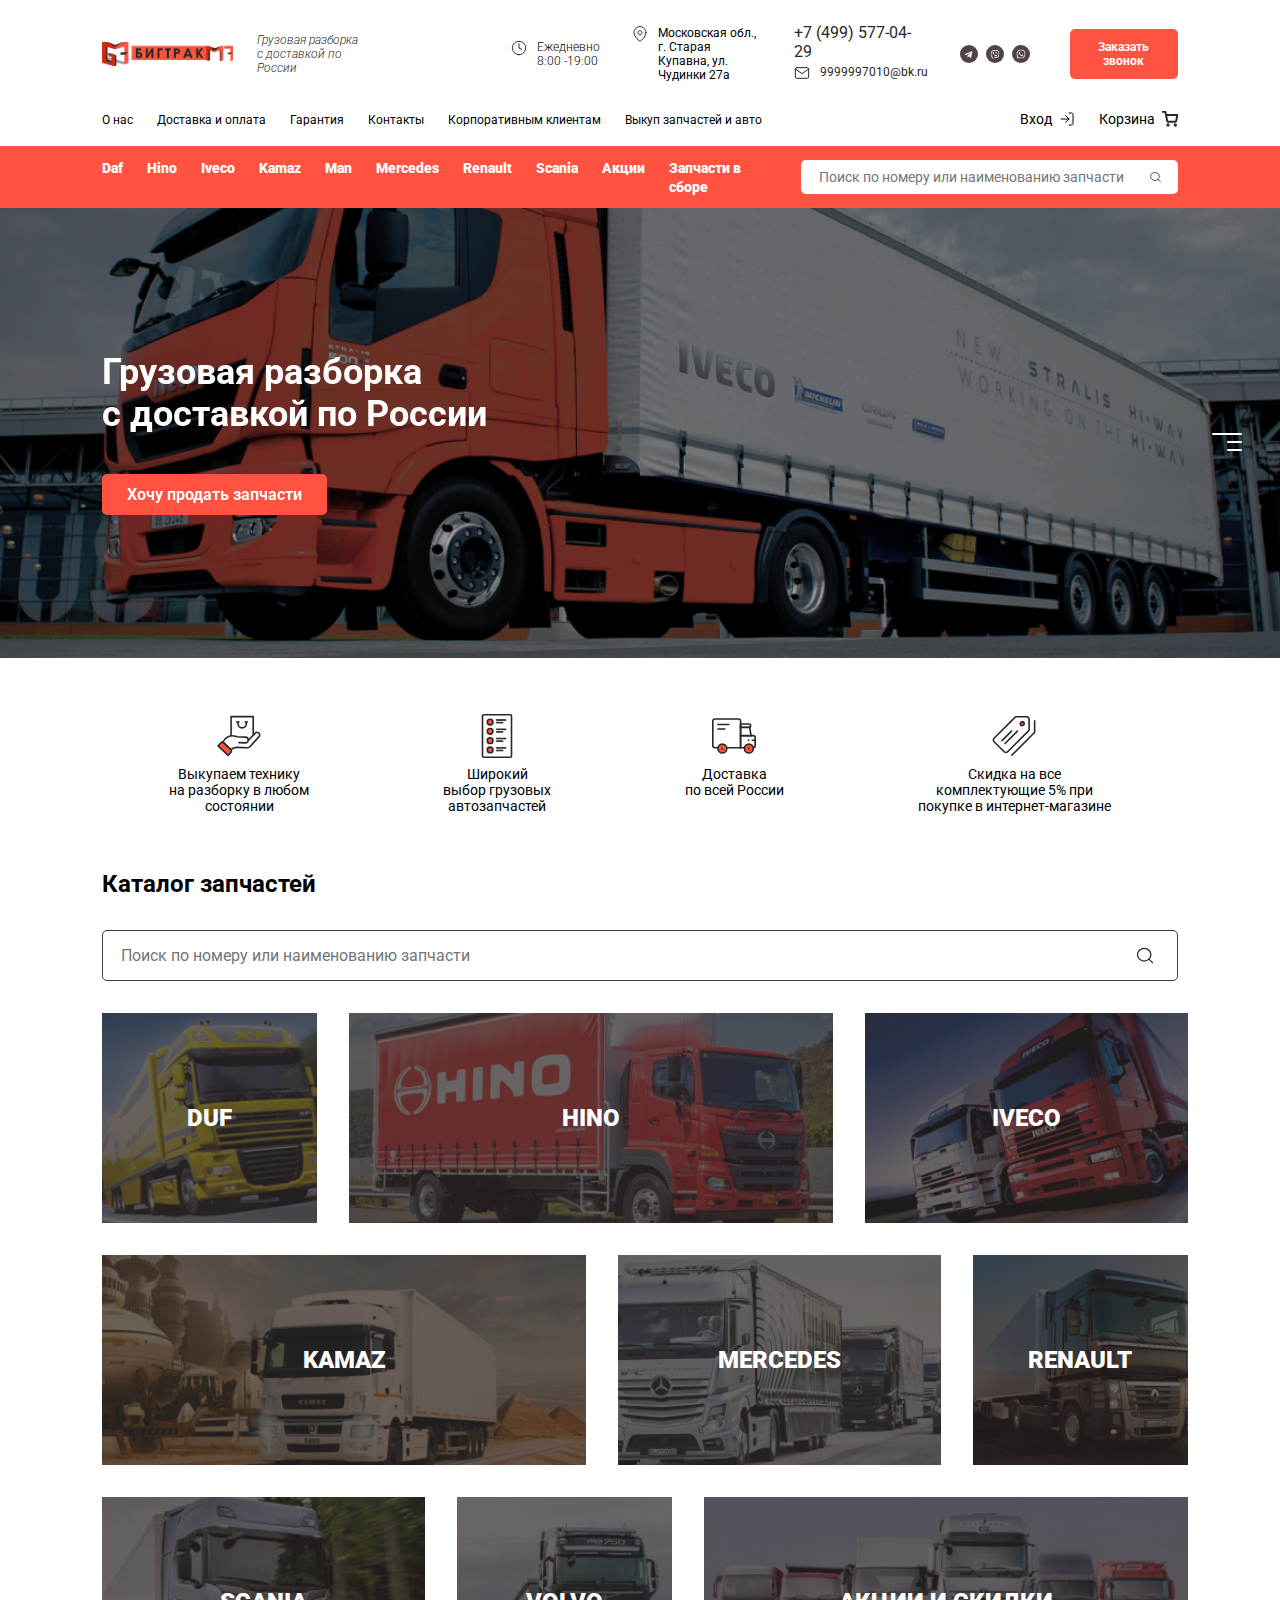
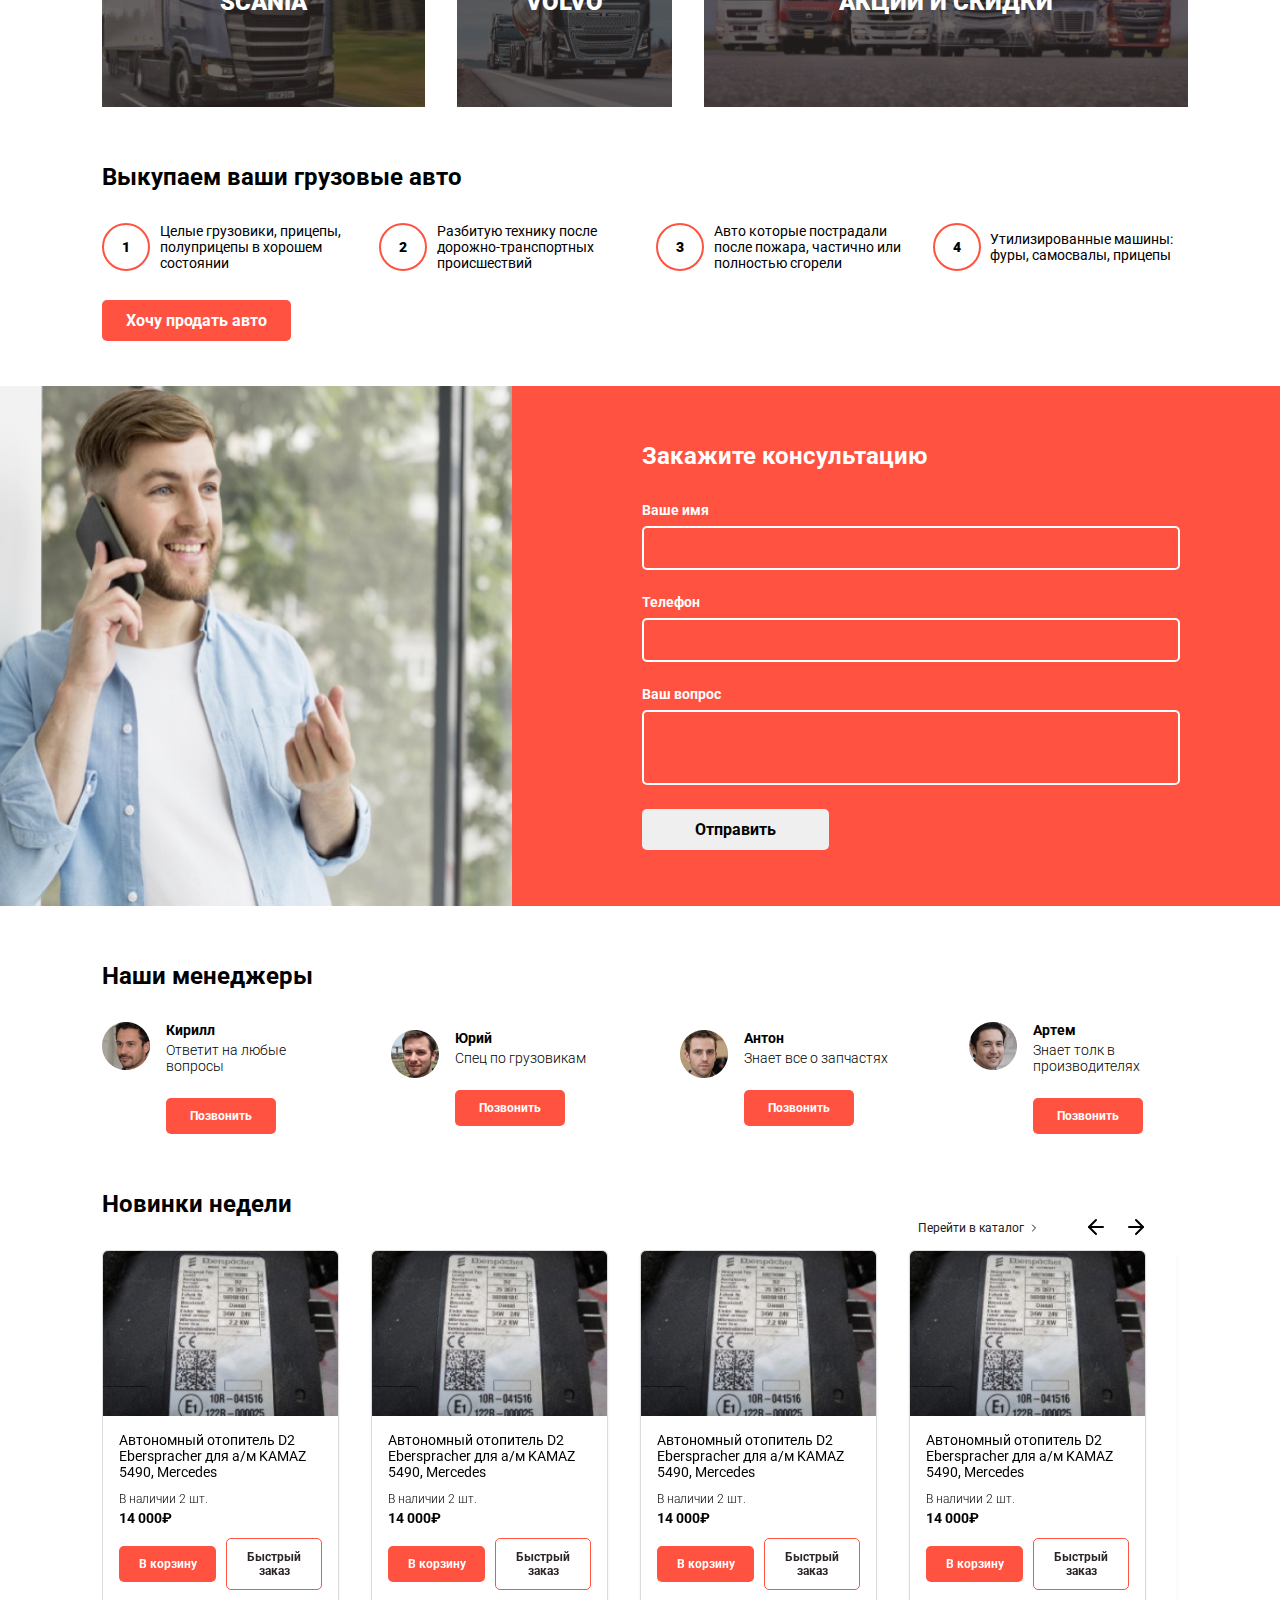
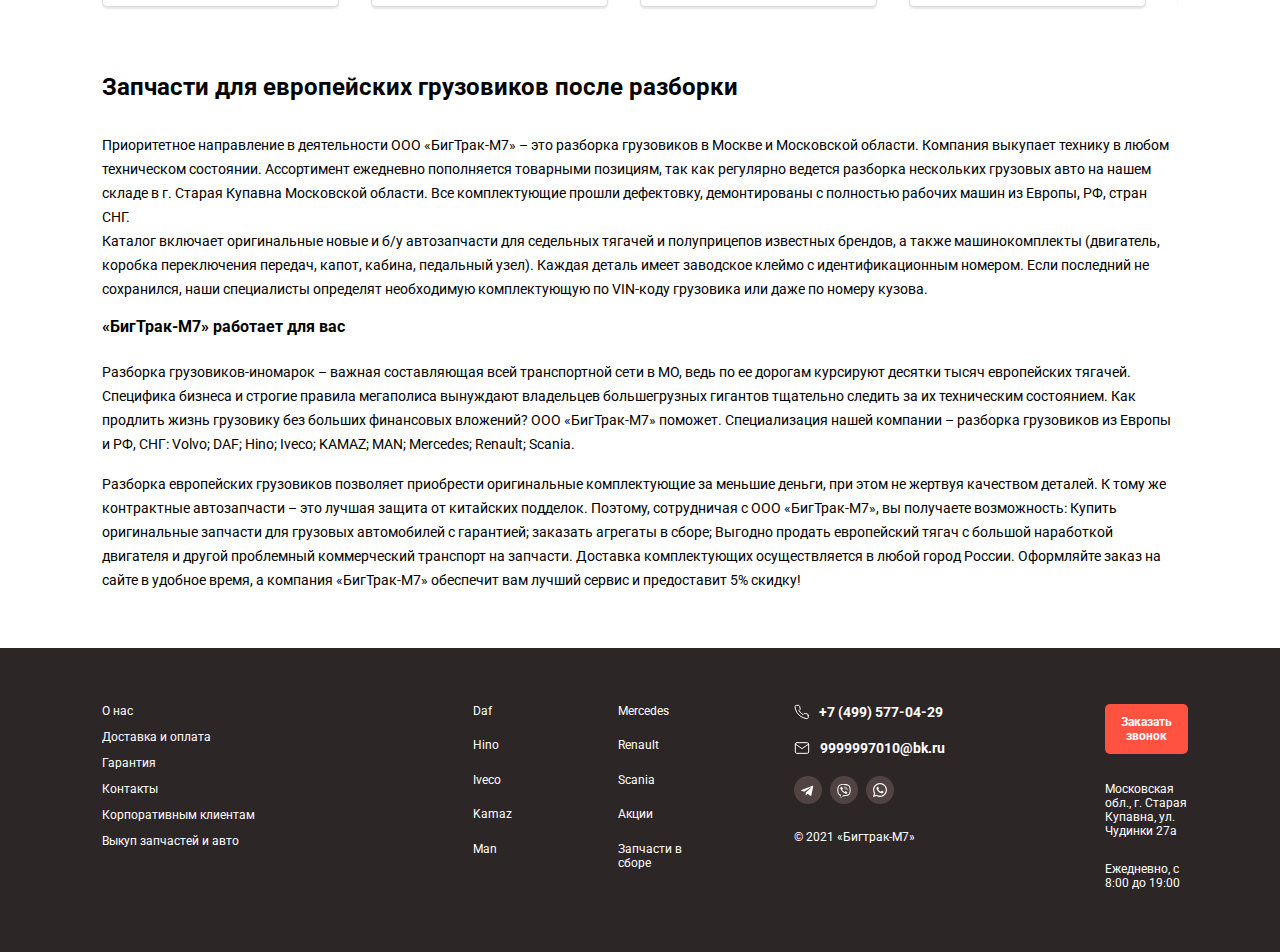
<file: public_html/index.html>
<!doctype html>
<html lang="en">
<head>
    <meta charset="UTF-8">
    <meta name="viewport"
          content="width=device-width, user-scalable=no, initial-scale=1.0, maximum-scale=1.0, minimum-scale=1.0">
    <meta http-equiv="X-UA-Compatible" content="ie=edge">
    <link rel="stylesheet" type="text/css" href="assets/style/main.css">
    <link rel="stylesheet" type="text/css" href="assets/style/slick.css">
    <link href="https://fonts.googleapis.com/css2?family=Roboto:ital,wght@0,100;0,300;0,400;0,500;0,700;0,900;1,100;1,300;1,400;1,500;1,700;1,900&display=swap" rel="stylesheet">
    <title>Разборка</title>
</head>
<body>
<div class="top-info-block container-padding">
    <div class="top-info-block__logo">
        <a href="/" class="logo">
            <img src="assets/img/logo.png" class="img-block">
        </a>
        <div class="text">
            <p>Грузовая разборка <br/> с доставкой по России </p>
        </div>
    </div>
    <div class="top-info-block__contact">
        <div class="text-with-icon info__time">
             <div>
                 <img src="assets/img/clock.svg" />
             </div>
            <p>
                Ежедневно <br /> 8:00 -19:00
            </p>
        </div>
        <div class="text-with-icon info__map">
            <div>
                <img src="assets/img/map-pin.svg" />
            </div>
            <p>
                Московская обл., г. Старая<br /> Купавна, ул. Чудинки 27а
            </p>
        </div>
        <div>
            <div class="info__phone">
                <a href="">+7 (499) 577-04-29</a>
            </div>
            <div class="text-with-icon info__mail">
                <div>
                    <img src="assets/img/mail-black.svg" />
                </div>
                <a href="">
                    9999997010@bk.ru
                </a>
            </div>
        </div>
        <div class="info__soc">
            <a href="">
                <img src="assets/img/telegram.svg" class="img-block" />
            </a>
            <a href="">
                <img src="assets/img/viber.svg" class="img-block" />
            </a>
            <a href="">
                <img src="assets/img/whatsapp.svg" class="img-block" />
            </a>
        </div>
    </div>
    <div class="top-info-btn-container">
        <button type="button" class="btn btn__small btn__red">Заказать звонок </button>
    </div>

</div>
<div class="top-menu-block container-padding">
    <ul class="line top-menu">
        <li>
            <a href="">О нас</a>
        </li>
        <li>
            <a href="">Доставка и оплата</a>
        </li>
        <li>
            <a href="">Гарантия</a>
        </li>
        <li>
            <a href="">Контакты</a>
        </li>
        <li>
            <a href="">Корпоративным клиентам</a>
        </li>
        <li>
            <a href="">Выкуп запчастей и авто</a>
        </li>
    </ul>
    <div class="log-basket-block">
        <a href="">
            <span>Вход</span>
            <img src="assets/img/log-in.svg" />
        </a>
        <a href="">
            <span>Корзина</span>
            <img src="assets/img/shopping-cart.svg" />
        </a>
    </div>
</div>

<div class="main-menu-block container-padding">
    <ul class="line main-menu">
        <li>
            <a href="">Daf</a>
        </li>
        <li>
            <a href="">Hino</a>
        </li>
        <li>
            <a href="">Iveco</a>
        </li>
        <li>
            <a href="">Kamaz</a>
        </li>
        <li>
            <a href="">Man</a>
        </li>
        <li>
            <a href="">Mercedes</a>
        </li>
        <li>
            <a href="">Renault</a>
        </li>
        <li>
            <a href="">Scania</a>
        </li>
        <li>
            <a href="">Акции</a>
        </li>
        <li>
            <a href="">Запчасти в сборе</a>
        </li>
    </ul>
    <div class="search-menu-block">
        <form id="search1">
            <input type="text" name="s" required placeholder="Поиск по номеру или наименованию запчасти" />
            <button type="submit" class="based" >
                <img src="assets/img/search.svg" class="img-block">
            </button>
        </form>
    </div>
</div>
<div class="top-slider">
    <div class="top-slider__item" style="background-image: url(assets/img/top-baner.png)">
        <div class="text container-padding">
            <div>
                <h1>Грузовая разборка <br/> с доставкой по России</h1>
                <a href="" class="btn btn__big btn__red">
                    Хочу продать запчасти
                </a>
            </div>
        </div>
    </div>
    <div class="top-slider__item" style="background-image: url(assets/img/top-baner.png)">
        <div class="text container-padding">
            <div>
                <h1>Грузовая разборка <br/> с доставкой по России</h1>
                <a href="" class="btn btn__big btn__red">
                    Хочу продать запчасти
                </a>
            </div>
        </div>
    </div>
    <div class="top-slider__item" style="background-image: url(assets/img/top-baner.png)">
        <div class="text container-padding">
            <div>
                <h1>Грузовая разборка <br/> с доставкой по России</h1>
                <a href="" class="btn btn__big btn__red">
                    Хочу продать запчасти
                </a>
            </div>
        </div>
    </div>
</div>
<div class="tizer-onmain container-padding section">
    <div class="tizer-onmain__item">
        <div class="icon">
            <img src="assets/img/tizer1.svg"/>
        </div>
        <p>
            Выкупаем технику <br/> на разборку в любом <br/> состоянии
        </p>
    </div>
    <div class="tizer-onmain__item">
        <div class="icon">
            <img src="assets/img/tizer2.svg"/>
        </div>
        <p>
            Широкий <br/> выбор грузовых <br/> автозапчастей
        </p>
    </div>
    <div class="tizer-onmain__item">
        <div class="icon">
            <img src="assets/img/tizer3.svg"/>
        </div>
        <p>
            Доставка <br/> по всей России
        </p>
    </div>
    <div class="tizer-onmain__item">
        <div class="icon">
            <img src="assets/img/tizer4.svg"/>
        </div>
        <p>
            Скидка на все <br/> комплектующие 5% при <br/> покупке в интернет-магазине
        </p>
    </div>
</div>

<div class="catalog-section-block section container-padding">
    <h2>Каталог запчастей</h2>
    <form class="catalog-search">
        <input type="text" name="q" placeholder="Поиск по номеру или наименованию запчасти" required>
        <button type="submit" class="based">
            <img src="assets/img/search.svg" class="img-block">
        </button>
    </form>
    <div class="catalog-section">
        <div class="catalog-section__row-v-1">
            <a href="" class="catalog-section__item" style="background-image: url('assets/img/duf.png')">
                <p>Duf</p>
            </a>
            <a href="" class="catalog-section__item" style="background-image: url('assets/img/hino.png')">
                <p>Hino</p>
            </a>
            <a href="" class="catalog-section__item" style="background-image: url('assets/img/inveco.png')">
                <p>Iveco</p>
            </a>
        </div>
        <div class="catalog-section__row-v-2">
            <a href="" class="catalog-section__item" style="background-image: url('assets/img/kamaz.png')">
                <p>Kamaz</p>
            </a>
            <a href="" class="catalog-section__item" style="background-image: url('assets/img/mercedes.png')">
                <p>Mercedes</p>
            </a>
            <a href="" class="catalog-section__item" style="background-image: url('assets/img/renault.png')">
                <p>Renault</p>
            </a>
        </div>
        <div class="catalog-section__row-v-3">
            <a href="" class="catalog-section__item" style="background-image: url('assets/img/scania.png')">
                <p>Scania</p>
            </a>
            <a href="" class="catalog-section__item" style="background-image: url('assets/img/volvo.png')">
                <p>Volvo</p>
            </a>
            <a href="" class="catalog-section__item" style="background-image: url('assets/img/sale.png')">
                <p>Акции и скидки</p>
            </a>
        </div>
    </div>
</div>

<div class="tizer-step__container section container-padding">
    <h2>Выкупаем ваши грузовые авто</h2>
    <div class="tizer-step">
        <div class="tizer-step__item">
            <div class="num">
                1
            </div>
            <p>Целые грузовики, прицепы, полуприцепы в хорошем состоянии</p>
        </div>
        <div class="tizer-step__item">
            <div class="num">
                2
            </div>
            <p>Разбитую технику после дорожно-транспортных происшествий </p>
        </div>
        <div class="tizer-step__item">
            <div class="num">
                3
            </div>
            <p>Авто которые пострадали после пожара, частично или полностью сгорели</p>
        </div>
        <div class="tizer-step__item">
            <div class="num">
                4
            </div>
            <p>Утилизированные машины: фуры, самосвалы, прицепы</p>
        </div>
    </div>
    <a href="" class="btn btn__red btn__big">Хочу продать авто</a>
</div>

<div class="consult-block section">
    <div class="img">
        <img src="assets/img/people.png" class="img-block">
    </div>
    <div class="consult-block__form">
        <h4>Закажите консультацию</h4>
        <form class="consult-form">
            <label class="consult-block__form-item">
                <span>Ваше имя</span>
                <input type="text" name="name" required autocapitalize="none" />
            </label>
            <label class="consult-block__form-item" >
                <span>Телефон</span>
                <input type="text" name="phone" required autocapitalize="none"   />
            </label>
            <label class="consult-block__form-item">
                <span>Ваш вопрос</span>
                <input type="text" name="mess" class="mess" required autocapitalize="none"  />
            </label>
            <button type="submit" class="btn brn__white btn__big">
                Отправить
            </button>
        </form>
    </div>
</div>

<div class="section container-padding">
    <h2>Наши менеджеры</h2>
    <div class="managers-list">
        <div class="manager-item">
            <div class="img">
                <img src="assets/img/man1.png">
            </div>
            <div class="text">
                <p class="name">Кирилл</p>
                <p class="desc">Ответит на любые вопросы</p>
                <button type="button" class="btn btn__red btn__small">Позвонить</button>
            </div>
        </div>
        <div class="manager-item">
            <div class="img">
                <img src="assets/img/man2.png">
            </div>
            <div class="text">
                <p class="name">Юрий</p>
                <p class="desc">Спец по грузовикам </p>
                <button type="button" class="btn btn__red btn__small">Позвонить</button>
            </div>
        </div>
        <div class="manager-item">
            <div class="img">
                <img src="assets/img/man3.png">
            </div>
            <div class="text">
                <p class="name">Антон</p>
                <p class="desc">Знает все о запчастях</p>
                <button type="button" class="btn btn__red btn__small">Позвонить</button>
            </div>
        </div>
        <div class="manager-item">
            <div class="img">
                <img src="assets/img/man4.png">
            </div>
            <div class="text">
                <p class="name">Артем</p>
                <p class="desc">Знает толк в производителях</p>
                <button type="button" class="btn btn__red btn__small">Позвонить</button>
            </div>
        </div>
    </div>
</div>

<div class="slider-product__container section container-padding">
    <h2>Новинки недели</h2>
    <div class="slider-product">
        <div class="product-card">
            <div class="img">
                <img src="assets/img/product1.png" class="img-block" />
            </div>
            <div class="desc">
                <a class="name">Автономный отопитель D2 Eberspracher для а/м KAMAZ 5490, Mercedes</a>
                <p class="count">В наличии <span>2 шт.</span></p>
                <p class="price"><span>14 000</span>₽ </p>
                <div class="btn-block">
                    <button type="button" class="btn btn__red btn__small btn__basket">
                        В корзину
                    </button>
                    <button type="button" class="btn btn__white btn__small btn__border-red btn__fast-buy">
                        Быстрый заказ
                    </button>
                </div>
            </div>
        </div>
        <div class="product-card">
            <div class="img">
                <img src="assets/img/product1.png" class="img-block" />
            </div>
            <div class="desc">
                <a class="name">Автономный отопитель D2 Eberspracher для а/м KAMAZ 5490, Mercedes</a>
                <p class="count">В наличии <span>2 шт.</span></p>
                <p class="price"><span>14 000</span>₽ </p>
                <div class="btn-block">
                    <button type="button" class="btn btn__red btn__small btn__basket">
                        В корзину
                    </button>
                    <button type="button" class="btn btn__white btn__small btn__border-red btn__fast-buy">
                        Быстрый заказ
                    </button>
                </div>
            </div>
        </div>
        <div class="product-card">
            <div class="img">
                <img src="assets/img/product1.png" class="img-block" />
            </div>
            <div class="desc">
                <a class="name">Автономный отопитель D2 Eberspracher для а/м KAMAZ 5490, Mercedes</a>
                <p class="count">В наличии <span>2 шт.</span></p>
                <p class="price"><span>14 000</span>₽ </p>
                <div class="btn-block">
                    <button type="button" class="btn btn__red btn__small btn__basket">
                        В корзину
                    </button>
                    <button type="button" class="btn btn__white btn__small btn__border-red btn__fast-buy">
                        Быстрый заказ
                    </button>
                </div>
            </div>
        </div>
        <div class="product-card">
            <div class="img">
                <img src="assets/img/product1.png" class="img-block" />
            </div>
            <div class="desc">
                <a class="name">Автономный отопитель D2 Eberspracher для а/м KAMAZ 5490, Mercedes</a>
                <p class="count">В наличии <span>2 шт.</span></p>
                <p class="price"><span>14 000</span>₽ </p>
                <div class="btn-block">
                    <button type="button" class="btn btn__red btn__small btn__basket">
                        В корзину
                    </button>
                    <button type="button" class="btn btn__white btn__small btn__border-red btn__fast-buy">
                        Быстрый заказ
                    </button>
                </div>
            </div>
        </div>
        <div class="product-card">
            <div class="img">
                <img src="assets/img/product1.png" class="img-block" />
            </div>
            <div class="desc">
                <a class="name">Автономный отопитель D2 Eberspracher для а/м KAMAZ 5490, Mercedes</a>
                <p class="count">В наличии <span>2 шт.</span></p>
                <p class="price"><span>14 000</span>₽ </p>
                <div class="btn-block">
                    <button type="button" class="btn btn__red btn__small btn__basket">
                        В корзину
                    </button>
                    <button type="button" class="btn btn__white btn__small btn__border-red btn__fast-buy">
                        Быстрый заказ
                    </button>
                </div>
            </div>
        </div>
        <div class="product-card">
            <div class="img">
                <img src="assets/img/product1.png" class="img-block" />
            </div>
            <div class="desc">
                <a class="name">Автономный отопитель D2 Eberspracher для а/м KAMAZ 5490, Mercedes</a>
                <p class="count">В наличии <span>2 шт.</span></p>
                <p class="price"><span>14 000</span>₽ </p>
                <div class="btn-block">
                    <button type="button" class="btn btn__red btn__small btn__basket">
                        В корзину
                    </button>
                    <button type="button" class="btn btn__white btn__small btn__border-red btn__fast-buy">
                        Быстрый заказ
                    </button>
                </div>
            </div>
        </div>
    </div>
    <a href="" class="btn__next-catalog"><span>Перейти в каталог</span><img src="assets/img/chevron-right.svg"></a>
</div>

<div class="text-block__container section container-padding">
    <h2>Запчасти для европейских грузовиков после разборки</h2>
    <div class="text-block">
        <p>
            Приоритетное направление в деятельности ООО «БигТрак-М7» – это разборка грузовиков в Москве и Московской области. Компания выкупает технику в любом техническом состоянии. Ассортимент ежедневно пополняется товарными позициям, так как регулярно ведется разборка нескольких грузовых авто на нашем складе в г. Старая Купавна Московской области. Все комплектующие прошли дефектовку, демонтированы с полностью рабочих машин из Европы, РФ, стран СНГ. <br /> Каталог включает оригинальные новые и б/у автозапчасти для седельных тягачей и полуприцепов известных брендов, а также машинокомплекты (двигатель, коробка переключения передач, капот, кабина, педальный узел). Каждая деталь имеет заводское клеймо с идентификационным номером. Если последний не сохранился, наши специалисты определят необходимую комплектующую по VIN-коду грузовика или даже по номеру кузова.
        </p>
    </div>
    <div class="text-block">
        <h4>«БигТрак-М7» работает для вас</h4>
        <p>Разборка грузовиков-иномарок – важная составляющая всей транспортной сети в МО, ведь по ее дорогам курсируют десятки тысяч европейских тягачей. Специфика бизнеса и строгие правила мегаполиса вынуждают владельцев большегрузных гигантов тщательно следить за их техническим состоянием. Как продлить жизнь грузовику без больших финансовых вложений? ООО «БигТрак-М7» поможет. Специализация нашей компании – разборка грузовиков из Европы и РФ, СНГ: Volvo; DAF; Hino; Iveco; KAMAZ; MAN; Mercedes; Renault; Scania.</p>
        <p>
            Разборка европейских грузовиков позволяет приобрести оригинальные комплектующие за меньшие деньги, при этом не жертвуя качеством деталей. К тому же контрактные автозапчасти – это лучшая защита от китайских подделок. Поэтому, сотрудничая с ООО «БигТрак-М7», вы получаете возможность: Купить оригинальные запчасти для грузовых автомобилей с гарантией; заказать агрегаты в сборе; Выгодно продать европейский тягач с большой наработкой двигателя и другой проблемный коммерческий транспорт на запчасти. Доставка комплектующих осуществляется в любой город России. Оформляйте заказ на сайте в удобное время, а компания «БигТрак-М7» обеспечит вам лучший сервис и предоставит 5% скидку!
        </p>
    </div>

</div>

<footer class="container-padding">
    <div class="footer-menu-container">
        <ul class="footer-menu footer-menu__block">
            <li>
                <a href="">О нас</a>
            </li>
            <li>
                <a href="">Доставка и оплата</a>
            </li>
            <li>
                <a href="">Гарантия</a>
            </li>
            <li>
                <a href="">Контакты</a>
            </li>
            <li>
                <a href="">Корпоративным клиентам</a>
            </li>
            <li>
                <a href="">Выкуп запчастей и авто</a>
            </li>
        </ul>
        <ul class="footer-menu footer-menu__grid">
            <li>
                <a href="">Daf</a>
            </li>
            <li>
                <a href="">Mercedes</a>
            </li>
            <li>
                <a href="">Hino</a>
            </li>
            <li>
                <a href="">Renault</a>
            </li>
            <li>
                <a href="">Iveco</a>
            </li>
            <li>
                <a href="">Scania</a>
            </li>
            <li>
                <a href="">Kamaz</a>
            </li>
            <li>
                <a href="">Акции</a>
            </li>
            <li>
                <a href="">Man</a>
            </li>
            <li>
                <a href="">Запчасти в сборе</a>
            </li>
        </ul>
    </div>
    <div class="footer-info-container">
        <div class="footer-info__column-1">
            <div class="text-with-icon text-with-icon__footer">
                <div>
                    <img src="assets/img/phone.svg" />
                </div>
                <a href="">+7 (499) 577-04-29</a>
            </div>
            <div class="text-with-icon text-with-icon__footer">
                <div>
                    <img src="assets/img/mail-white.svg" />
                </div>
                <a href="">9999997010@bk.ru</a>
            </div>
            <div class="info__soc">
                <a href="">
                    <img src="assets/img/telegram.svg" class="img-block" />
                </a>
                <a href="">
                    <img src="assets/img/viber.svg" class="img-block" />
                </a>
                <a href="">
                    <img src="assets/img/whatsapp.svg" class="img-block" />
                </a>
            </div>
            <div class="footer-copirate">
                <p>© 2021 «‎Бигтрак-М7»</p>
            </div>
        </div>
        <div class="footer-info__column-2">
            <button type="button" class="btn btn__small btn__red">Заказать звонок</button>
            <p class="footer-info__text">Московская обл., г. Старая Купавна, ул. Чудинки 27а</p>
            <p class="footer-info__text">Ежедневно, с 8:00 до 19:00</p>
        </div>
    </div>
</footer>



<script src="assets/js/jquery.js"></script>
<script src="assets/js/slick.min.js"></script>

<script>
    $('.top-slider').slick({
        dots: true,
        infinite: true,
        speed: 600,
        fade: true,
        cssEase: 'linear',
        arrows: false,
        autoplay: true,
        autoplaySpeed: 4000,
    });
    $('.slider-product').slick({
        slidesToShow: 4,
        slidesToScroll: 1,
        dots: false,
        infinite: true,
        speed: 600,
        arrows: true,
        responsive: [
            {
                breakpoint: 800,
                settings: {
                    slidesToShow: 1,
                    slidesToScroll: 1,
                    infinite: true,
                    speed: 300,
                    dots: false,
                    arrows: false,
                    centerMode: true,
                    centerPadding: '40px'
                }
            }
        ]
    });
</script>


</body>
</html>
</file>
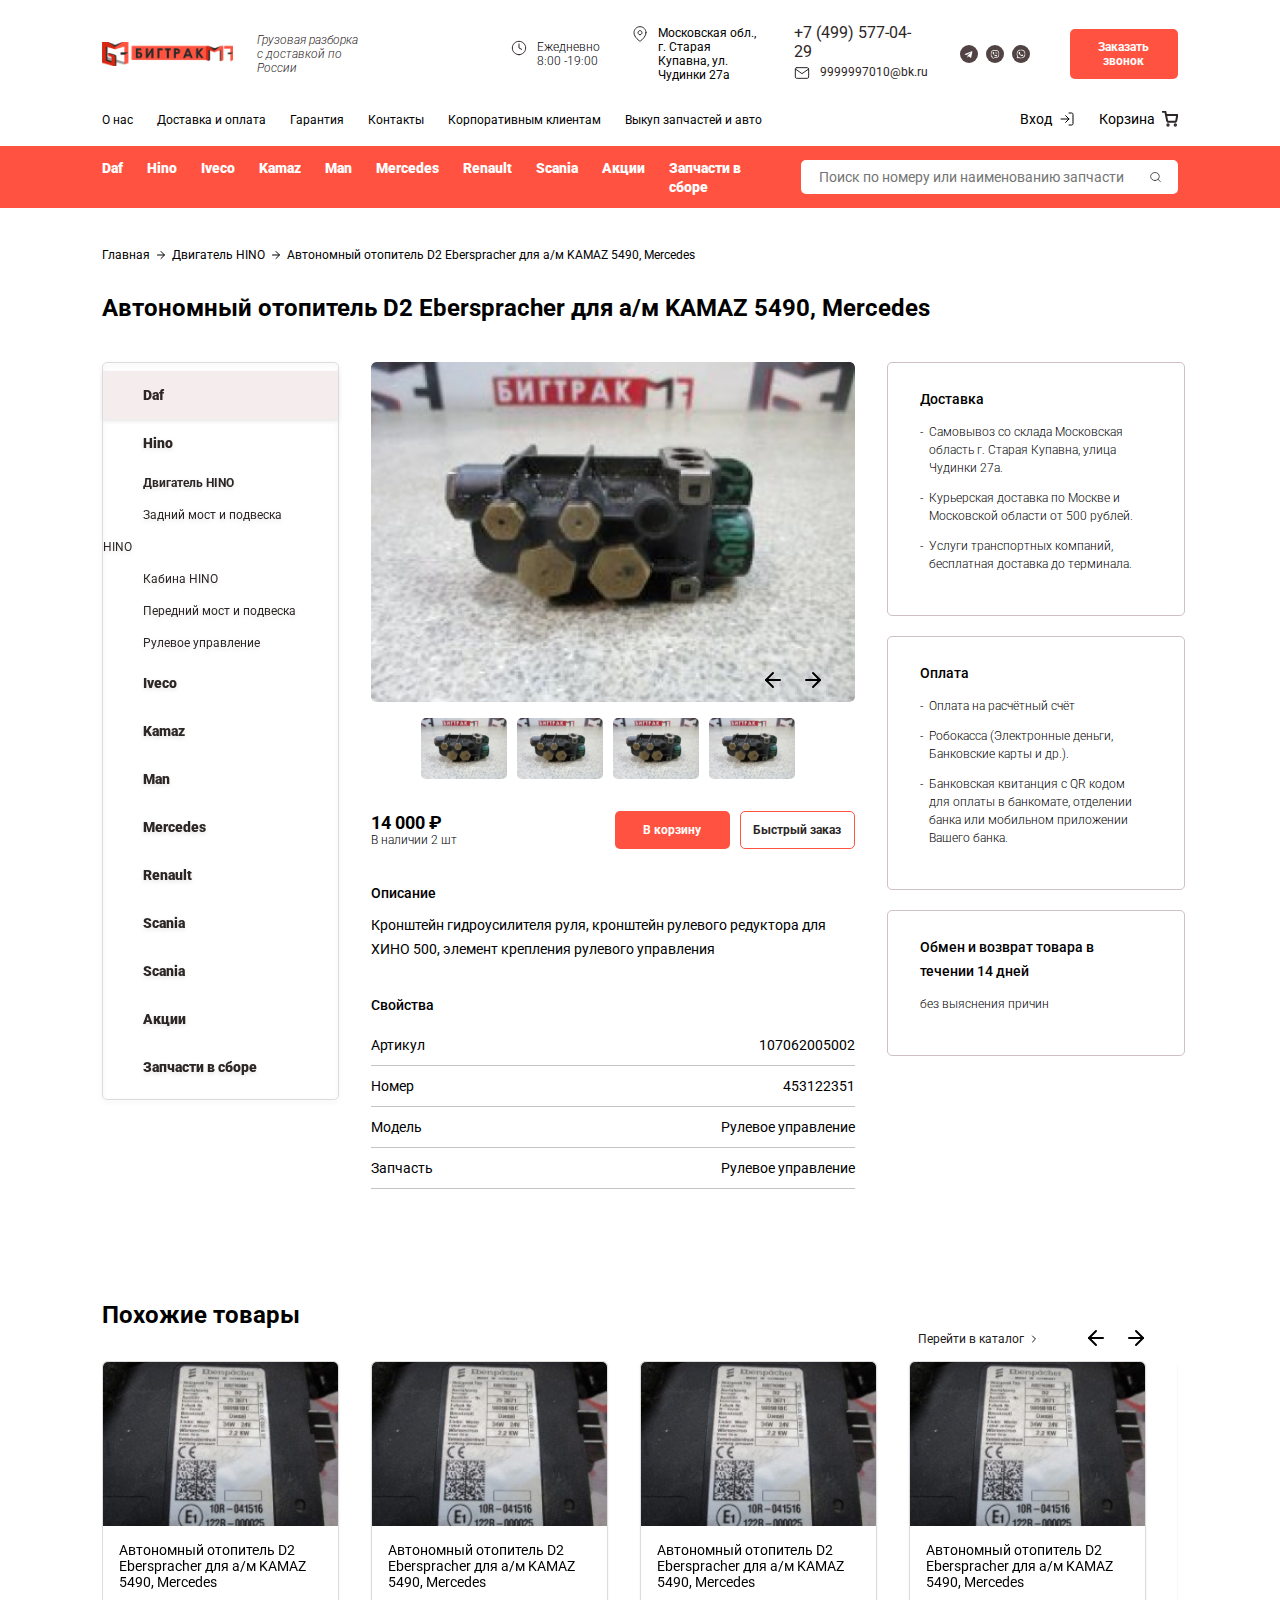
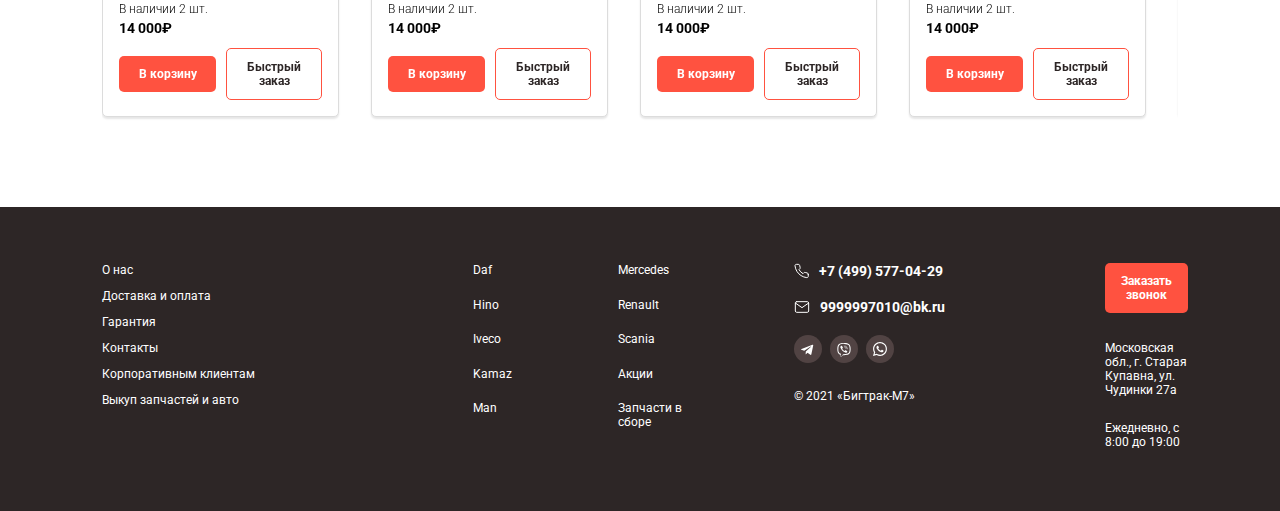
<file: public_html/cart.html>
<!doctype html>
<html lang="en">
<head>
    <meta charset="UTF-8">
    <meta name="viewport"
          content="width=device-width, user-scalable=no, initial-scale=1.0, maximum-scale=1.0, minimum-scale=1.0">
    <meta http-equiv="X-UA-Compatible" content="ie=edge">
    <link rel="stylesheet" type="text/css" href="assets/style/main.css">
    <link rel="stylesheet" type="text/css" href="assets/style/slick.css">
    <link href="https://fonts.googleapis.com/css2?family=Roboto:ital,wght@0,100;0,300;0,400;0,500;0,700;0,900;1,100;1,300;1,400;1,500;1,700;1,900&display=swap" rel="stylesheet">
    <title>Разборка</title>
</head>
<body>
<div class="top-info-block container-padding">
    <div class="top-info-block__logo">
        <a href="/" class="logo">
            <img src="assets/img/logo.png" class="img-block">
        </a>
        <div class="text">
            <p>Грузовая разборка <br/> с доставкой по России </p>
        </div>
    </div>
    <div class="top-info-block__contact">
        <div class="text-with-icon info__time">
            <div>
                <img src="assets/img/clock.svg" />
            </div>
            <p>
                Ежедневно <br /> 8:00 -19:00
            </p>
        </div>
        <div class="text-with-icon info__map">
            <div>
                <img src="assets/img/map-pin.svg" />
            </div>
            <p>
                Московская обл., г. Старая<br /> Купавна, ул. Чудинки 27а
            </p>
        </div>
        <div>
            <div class="info__phone">
                <a href="">+7 (499) 577-04-29</a>
            </div>
            <div class="text-with-icon info__mail">
                <div>
                    <img src="assets/img/mail-black.svg" />
                </div>
                <a href="">
                    9999997010@bk.ru
                </a>
            </div>
        </div>
        <div class="info__soc">
            <a href="">
                <img src="assets/img/telegram.svg" class="img-block" />
            </a>
            <a href="">
                <img src="assets/img/viber.svg" class="img-block" />
            </a>
            <a href="">
                <img src="assets/img/whatsapp.svg" class="img-block" />
            </a>
        </div>
    </div>
    <div class="top-info-btn-container">
        <button type="button" class="btn btn__small btn__red">Заказать звонок </button>
    </div>

</div>
<div class="top-menu-block container-padding">
    <ul class="line top-menu">
        <li>
            <a href="">О нас</a>
        </li>
        <li>
            <a href="">Доставка и оплата</a>
        </li>
        <li>
            <a href="">Гарантия</a>
        </li>
        <li>
            <a href="">Контакты</a>
        </li>
        <li>
            <a href="">Корпоративным клиентам</a>
        </li>
        <li>
            <a href="">Выкуп запчастей и авто</a>
        </li>
    </ul>
    <div class="log-basket-block">
        <a href="">
            <span>Вход</span>
            <img src="assets/img/log-in.svg" />
        </a>
        <a href="">
            <span>Корзина</span>
            <img src="assets/img/shopping-cart.svg" />
        </a>
    </div>
</div>

<div class="main-menu-block container-padding">
    <ul class="line main-menu">
        <li>
            <a href="">Daf</a>
        </li>
        <li>
            <a href="">Hino</a>
        </li>
        <li>
            <a href="">Iveco</a>
        </li>
        <li>
            <a href="">Kamaz</a>
        </li>
        <li>
            <a href="">Man</a>
        </li>
        <li>
            <a href="">Mercedes</a>
        </li>
        <li>
            <a href="">Renault</a>
        </li>
        <li>
            <a href="">Scania</a>
        </li>
        <li>
            <a href="">Акции</a>
        </li>
        <li>
            <a href="">Запчасти в сборе</a>
        </li>
    </ul>
    <div class="search-menu-block">
        <form id="search1">
            <input type="text" name="s" required placeholder="Поиск по номеру или наименованию запчасти" />
            <button type="submit" class="based" >
                <img src="assets/img/search.svg" class="img-block">
            </button>
        </form>
    </div>
</div>

<div class="hleb-navigation container-padding">
    <nav>
        <ul class="line">
            <li class="nav-main"><a href="/"> Главная </a></li>
            <li class="nav-section">
                <img src="assets/img/h-arrow-right.svg" />
                <a href="/">Двигатель HINO</a>
            </li>
            <li class="nav-section">
                <img src="assets/img/h-arrow-right.svg" />
                <a href="/">Автономный отопитель D2 Eberspracher для а/м KAMAZ 5490, Mercedes </a>
            </li>
        </ul>
    </nav>
</div>

<div class="section-title container-padding">
    <h1>Автономный отопитель D2 Eberspracher для а/м KAMAZ 5490, Mercedes</h1>
</div>

<div class="section-catalog-block container-padding">
    <div class="section-catalog-left">
        <div class="section-catalog-menu">
            <ul class="multi-accordion">
                <li class="lavel-1">
                    <a href="/sdsad" class="active" >Daf</a>
                    <ul>
                        <li class="lavel2">
                            <a href="/" class="active" >Двигатель Daf</a>
                        </li>
                        <li  class="lavel2" >
                            <a href="/">Задний мост и подвеска Daf</a>
                        </li>
                        <li  class="lavel2" >
                            <a href="/">Кабина Daf</a>
                        </li>
                        <li  class="lavel2" >
                            <a href="/">Передний мост и подвеска</a>
                        </li>
                        <li  class="lavel2">
                            <a href="/">Рулевое управление</a>
                        </li>
                    </ul>
                </li>
                <li class="lavel-1 active">
                    <a href="/sdsad" >Hino</a>
                    <ul>
                        <li class="lavel2">
                            <a href="/" class="active" >Двигатель HINO</a>
                        </li>
                        <li  class="lavel2" >
                            <a href="/">Задний мост и подвеска HINO</a>
                        </li>
                        <li  class="lavel2" >
                            <a href="/">Кабина HINO</a>
                        </li>
                        <li  class="lavel2" >
                            <a href="/">Передний мост и подвеска</a>
                        </li>
                        <li  class="lavel2">
                            <a href="/">Рулевое управление</a>
                        </li>
                    </ul>
                </li>
                <li class="lavel-1">
                    <a href="/sdsad" >Iveco</a>
                    <ul>
                        <li class="lavel2">
                            <a href="/" class="active" >Двигатель Iveco</a>
                        </li>
                        <li  class="lavel2" >
                            <a href="/">Задний мост и подвеска Iveco</a>
                        </li>
                        <li  class="lavel2" >
                            <a href="/">Кабина Iveco</a>
                        </li>
                        <li  class="lavel2" >
                            <a href="/">Передний мост и подвеска</a>
                        </li>
                        <li  class="lavel2">
                            <a href="/">Рулевое управление</a>
                        </li>
                    </ul>
                </li>
                <li class="lavel-1">
                    <a href="/sdsad" >Kamaz</a>
                    <ul>
                        <li class="lavel2">
                            <a href="/" class="active" >Двигатель Kamaz</a>
                        </li>
                        <li  class="lavel2" >
                            <a href="/">Задний мост и подвеска Kamaz</a>
                        </li>
                        <li  class="lavel2" >
                            <a href="/">Кабина Kamaz</a>
                        </li>
                        <li  class="lavel2" >
                            <a href="/">Передний мост и подвеска</a>
                        </li>
                        <li  class="lavel2">
                            <a href="/">Рулевое управление</a>
                        </li>
                    </ul>
                </li>
                <li class="lavel-1">
                    <a href="/sdsad" >Man</a>
                    <ul>
                        <li class="lavel2">
                            <a href="/" class="active" >Двигатель Man</a>
                        </li>
                        <li  class="lavel2" >
                            <a href="/">Задний мост и подвеска Man</a>
                        </li>
                        <li  class="lavel2" >
                            <a href="/">Кабина Man</a>
                        </li>
                        <li  class="lavel2" >
                            <a href="/">Передний мост и подвеска</a>
                        </li>
                        <li  class="lavel2">
                            <a href="/">Рулевое управление</a>
                        </li>
                    </ul>
                </li>
                <li class="lavel-1">
                    <a href="/sdsad" >Mercedes</a>
                    <ul>
                        <li class="lavel2">
                            <a href="/" class="active" >Двигатель Mercedes</a>
                        </li>
                        <li  class="lavel2" >
                            <a href="/">Задний мост и подвеска Mercedes</a>
                        </li>
                        <li  class="lavel2" >
                            <a href="/">Кабина Mercedes</a>
                        </li>
                        <li  class="lavel2" >
                            <a href="/">Передний мост и подвеска</a>
                        </li>
                        <li  class="lavel2">
                            <a href="/">Рулевое управление</a>
                        </li>
                    </ul>
                </li>
                <li class="lavel-1">
                    <a href="/sdsad" >Renault </a>
                    <ul>
                        <li class="lavel2">
                            <a href="/" class="active" >Двигатель Renault </a>
                        </li>
                        <li  class="lavel2" >
                            <a href="/">Задний мост и подвеска Renault </a>
                        </li>
                        <li  class="lavel2" >
                            <a href="/">Кабина Renault </a>
                        </li>
                        <li  class="lavel2" >
                            <a href="/">Передний мост и подвеска</a>
                        </li>
                        <li  class="lavel2">
                            <a href="/">Рулевое управление</a>
                        </li>
                    </ul>
                </li>
                <li class="lavel-1">
                    <a href="/sdsad" >Scania </a>
                    <ul>
                        <li class="lavel2">
                            <a href="/" class="active" >Двигатель Scania </a>
                        </li>
                        <li  class="lavel2" >
                            <a href="/">Задний мост и подвеска Scania </a>
                        </li>
                        <li  class="lavel2" >
                            <a href="/">Кабина Scania </a>
                        </li>
                        <li  class="lavel2" >
                            <a href="/">Передний мост и подвеска</a>
                        </li>
                        <li  class="lavel2">
                            <a href="/">Рулевое управление</a>
                        </li>
                    </ul>
                </li>
                <li class="lavel-1">
                    <a href="/sdsad" >Scania </a>
                    <ul>
                        <li class="lavel2">
                            <a href="/" class="active" >Двигатель Scania </a>
                        </li>
                        <li  class="lavel2" >
                            <a href="/">Задний мост и подвеска Scania </a>
                        </li>
                        <li  class="lavel2" >
                            <a href="/">Кабина Scania </a>
                        </li>
                        <li  class="lavel2" >
                            <a href="/">Передний мост и подвеска</a>
                        </li>
                        <li  class="lavel2">
                            <a href="/">Рулевое управление</a>
                        </li>
                    </ul>
                </li>
                <li class="lavel-1">
                    <a href="/">Акции</a>
                </li>
                <li class="lavel-1">
                    <a href="/">Запчасти в сборе</a>
                </li>
            </ul>
        </div>
    </div>
    <div class="section-catalog-right">
        <div class="catalog-item-container">
            <div class="catalog-item-content">
               <div class="catalog-item-slider-container">
                   <div class="main-slider">
                       <div>
                           <img src="assets/img/catalog-item.png" >
                       </div>
                       <div>
                           <img src="assets/img/catalog-item.png" >
                       </div>
                       <div>
                           <img src="assets/img/catalog-item.png" >
                       </div>
                       <div>
                           <img src="assets/img/catalog-item.png" >
                       </div>
                   </div>
                   <div class="nav-slider">
                       <div>
                           <img src="assets/img/catalog-item.png" >
                       </div>
                       <div>
                           <img src="assets/img/catalog-item.png" >
                       </div>
                       <div>
                           <img src="assets/img/catalog-item.png" >
                       </div>
                       <div>
                           <img src="assets/img/catalog-item.png" >
                       </div>
                   </div>
               </div>
                <div class="catalog-item-actions-container">
                    <div class="price-container">
                        <p class="price"><sapn>14 000 </sapn>₽</p>
                        <p class="count">В наличии <span>2</span> шт</p>
                    </div>
                    <div class="catalog-item-actions">
                        <button type="button" class="btn btn__red btn__small btn__basket" tabindex="0">
                            В корзину
                        </button>
                        <button type="button" class="btn btn__white btn__small btn__border-red btn__fast-buy" tabindex="0">
                            Быстрый заказ
                        </button>
                    </div>
                </div>
                <div class="catalog-item-desc-container">
                    <div class="catalog-item-desc-item">
                        <p class="label">Описание</p>
                        <p class="text">Кронштейн гидроусилителя руля, кронштейн рулевого редуктора для ХИНО 500, элемент крепления рулевого управления</p>
                    </div>
                    <div class="catalog-item-desc-item">
                        <p class="label">Свойства</p>
                        <ul class="property">
                            <li>
                                <span class="name">Артикул</span>
                                <span class="value">107062005002</span>
                            </li>
                            <li>
                                <span class="name">Номер</span>
                                <span class="value">453122351</span>
                            </li>
                            <li>
                                <span class="name">Модель</span>
                                <span class="value">Рулевое управление</span>
                            </li>
                            <li>
                                <span class="name">Запчасть</span>
                                <span class="value">Рулевое управление</span>
                            </li>
                        </ul>
                    </div>
                </div>
            </div>
            <div class="catalog-item-info">
                <div class="catalog-item-info-item">
                    <h3>Доставка</h3>
                    <div class="content-list">
                        <span>-</span>
                        <p>Самовывоз со склада Московская область г. Старая Купавна, улица Чудинки 27а.</p>
                    </div>
                    <div class="content-list">
                        <span>-</span>
                        <p>Курьерская доставка по Москве и Московской области от 500 рублей.</p>
                    </div>
                    <div class="content-list">
                        <span>-</span>
                        <p>Услуги транспортных компаний, бесплатная доставка до терминала.</p>
                    </div>
                </div>

                <div class="catalog-item-info-item">
                    <h3>Оплата</h3>
                    <div class="content-list">
                        <span>-</span>
                        <p>Оплата на расчётный счёт</p>
                    </div>
                    <div class="content-list">
                        <span>-</span>
                        <p>Робокасса (Электронные деньги, Банковские карты и др.).</p>
                    </div>
                    <div class="content-list">
                        <span>-</span>
                        <p>Банковская квитанция с QR кодом для оплаты в банкомате, отделении банка или мобильном приложении Вашего банка.</p>
                    </div>
                </div>
                <div class="catalog-item-info-item">
                    <h3>Обмен и возврат товара в течении 14 дней</h3>
                    <div class="content-list">
                        <p>без выяснения причин</p>
                    </div>
                </div>
            </div>
        </div>
    </div>
</div>

<div class="section-catalog-slider-bottom container-padding">
    <h2>Похожие товары</h2>
    <div class="slider-product">
        <div class="product-card">
            <div class="img">
                <img src="assets/img/product1.png" class="img-block" />
            </div>
            <div class="desc">
                <a class="name">Автономный отопитель D2 Eberspracher для а/м KAMAZ 5490, Mercedes</a>
                <p class="count">В наличии <span>2 шт.</span></p>
                <p class="price"><span>14 000</span>₽ </p>
                <div class="btn-block">
                    <button type="button" class="btn btn__red btn__small btn__basket">
                        В корзину
                    </button>
                    <button type="button" class="btn btn__white btn__small btn__border-red btn__fast-buy">
                        Быстрый заказ
                    </button>
                </div>
            </div>
        </div>
        <div class="product-card">
            <div class="img">
                <img src="assets/img/product1.png" class="img-block" />
            </div>
            <div class="desc">
                <a class="name">Автономный отопитель D2 Eberspracher для а/м KAMAZ 5490, Mercedes</a>
                <p class="count">В наличии <span>2 шт.</span></p>
                <p class="price"><span>14 000</span>₽ </p>
                <div class="btn-block">
                    <button type="button" class="btn btn__red btn__small btn__basket">
                        В корзину
                    </button>
                    <button type="button" class="btn btn__white btn__small btn__border-red btn__fast-buy">
                        Быстрый заказ
                    </button>
                </div>
            </div>
        </div>
        <div class="product-card">
            <div class="img">
                <img src="assets/img/product1.png" class="img-block" />
            </div>
            <div class="desc">
                <a class="name">Автономный отопитель D2 Eberspracher для а/м KAMAZ 5490, Mercedes</a>
                <p class="count">В наличии <span>2 шт.</span></p>
                <p class="price"><span>14 000</span>₽ </p>
                <div class="btn-block">
                    <button type="button" class="btn btn__red btn__small btn__basket">
                        В корзину
                    </button>
                    <button type="button" class="btn btn__white btn__small btn__border-red btn__fast-buy">
                        Быстрый заказ
                    </button>
                </div>
            </div>
        </div>
        <div class="product-card">
            <div class="img">
                <img src="assets/img/product1.png" class="img-block" />
            </div>
            <div class="desc">
                <a class="name">Автономный отопитель D2 Eberspracher для а/м KAMAZ 5490, Mercedes</a>
                <p class="count">В наличии <span>2 шт.</span></p>
                <p class="price"><span>14 000</span>₽ </p>
                <div class="btn-block">
                    <button type="button" class="btn btn__red btn__small btn__basket">
                        В корзину
                    </button>
                    <button type="button" class="btn btn__white btn__small btn__border-red btn__fast-buy">
                        Быстрый заказ
                    </button>
                </div>
            </div>
        </div>
        <div class="product-card">
            <div class="img">
                <img src="assets/img/product1.png" class="img-block" />
            </div>
            <div class="desc">
                <a class="name">Автономный отопитель D2 Eberspracher для а/м KAMAZ 5490, Mercedes</a>
                <p class="count">В наличии <span>2 шт.</span></p>
                <p class="price"><span>14 000</span>₽ </p>
                <div class="btn-block">
                    <button type="button" class="btn btn__red btn__small btn__basket">
                        В корзину
                    </button>
                    <button type="button" class="btn btn__white btn__small btn__border-red btn__fast-buy">
                        Быстрый заказ
                    </button>
                </div>
            </div>
        </div>
        <div class="product-card">
            <div class="img">
                <img src="assets/img/product1.png" class="img-block" />
            </div>
            <div class="desc">
                <a class="name">Автономный отопитель D2 Eberspracher для а/м KAMAZ 5490, Mercedes</a>
                <p class="count">В наличии <span>2 шт.</span></p>
                <p class="price"><span>14 000</span>₽ </p>
                <div class="btn-block">
                    <button type="button" class="btn btn__red btn__small btn__basket">
                        В корзину
                    </button>
                    <button type="button" class="btn btn__white btn__small btn__border-red btn__fast-buy">
                        Быстрый заказ
                    </button>
                </div>
            </div>
        </div>
    </div>
    <a href="" class="btn__next-catalog"><span>Перейти в каталог</span><img src="assets/img/chevron-right.svg"></a>
</div>





<footer class="container-padding">
    <div class="footer-menu-container">
        <ul class="footer-menu footer-menu__block">
            <li>
                <a href="">О нас</a>
            </li>
            <li>
                <a href="">Доставка и оплата</a>
            </li>
            <li>
                <a href="">Гарантия</a>
            </li>
            <li>
                <a href="">Контакты</a>
            </li>
            <li>
                <a href="">Корпоративным клиентам</a>
            </li>
            <li>
                <a href="">Выкуп запчастей и авто</a>
            </li>
        </ul>
        <ul class="footer-menu footer-menu__grid">
            <li>
                <a href="">Daf</a>
            </li>
            <li>
                <a href="">Mercedes</a>
            </li>
            <li>
                <a href="">Hino</a>
            </li>
            <li>
                <a href="">Renault</a>
            </li>
            <li>
                <a href="">Iveco</a>
            </li>
            <li>
                <a href="">Scania</a>
            </li>
            <li>
                <a href="">Kamaz</a>
            </li>
            <li>
                <a href="">Акции</a>
            </li>
            <li>
                <a href="">Man</a>
            </li>
            <li>
                <a href="">Запчасти в сборе</a>
            </li>
        </ul>
    </div>
    <div class="footer-info-container">
        <div class="footer-info__column-1">
            <div class="text-with-icon text-with-icon__footer">
                <div>
                    <img src="assets/img/phone.svg" />
                </div>
                <a href="">+7 (499) 577-04-29</a>
            </div>
            <div class="text-with-icon text-with-icon__footer">
                <div>
                    <img src="assets/img/mail-white.svg" />
                </div>
                <a href="">9999997010@bk.ru</a>
            </div>
            <div class="info__soc">
                <a href="">
                    <img src="assets/img/telegram.svg" class="img-block" />
                </a>
                <a href="">
                    <img src="assets/img/viber.svg" class="img-block" />
                </a>
                <a href="">
                    <img src="assets/img/whatsapp.svg" class="img-block" />
                </a>
            </div>
            <div class="footer-copirate">
                <p>© 2021 «‎Бигтрак-М7»</p>
            </div>
        </div>
        <div class="footer-info__column-2">
            <button type="button" class="btn btn__small btn__red">Заказать звонок</button>
            <p class="footer-info__text">Московская обл., г. Старая Купавна, ул. Чудинки 27а</p>
            <p class="footer-info__text">Ежедневно, с 8:00 до 19:00</p>
        </div>
    </div>
</footer>



<script src="assets/js/jquery.js"></script>
<script src="assets/js/slick.min.js"></script>

<script>
    $(document).on('click', '.multi-accordion li > a', function (event) {
        var $this = $(this), $next = $this.next();

        if ($next.length) {
            $next.slideToggle().parent().siblings().children('ul').filter(':visible').slideToggle();
            event.preventDefault();
        }
    });

    $('.catalog-item-content .main-slider').slick({
        slidesToShow: 1,
        slidesToScroll: 1,
        arrows: true,
        fade: true,
        asNavFor: '.nav-slider'
    });
    $('.catalog-item-content .nav-slider').slick({
        slidesToShow: 4,
        slidesToScroll: 1,
        asNavFor: '.main-slider',
        dots: false,
        centerMode: true,
        focusOnSelect: true
    });
    $('.slider-product').slick({
        slidesToShow: 4,
        slidesToScroll: 1,
        dots: false,
        infinite: true,
        speed: 600,
        arrows: true,
        responsive: [
            {
                breakpoint: 800,
                settings: {
                    slidesToShow: 1,
                    slidesToScroll: 1,
                    infinite: true,
                    speed: 300,
                    dots: false,
                    arrows: false,
                    centerMode: true,
                    centerPadding: '40px'
                }
            }
        ]
    });
</script>

</body>
</html>
</file>
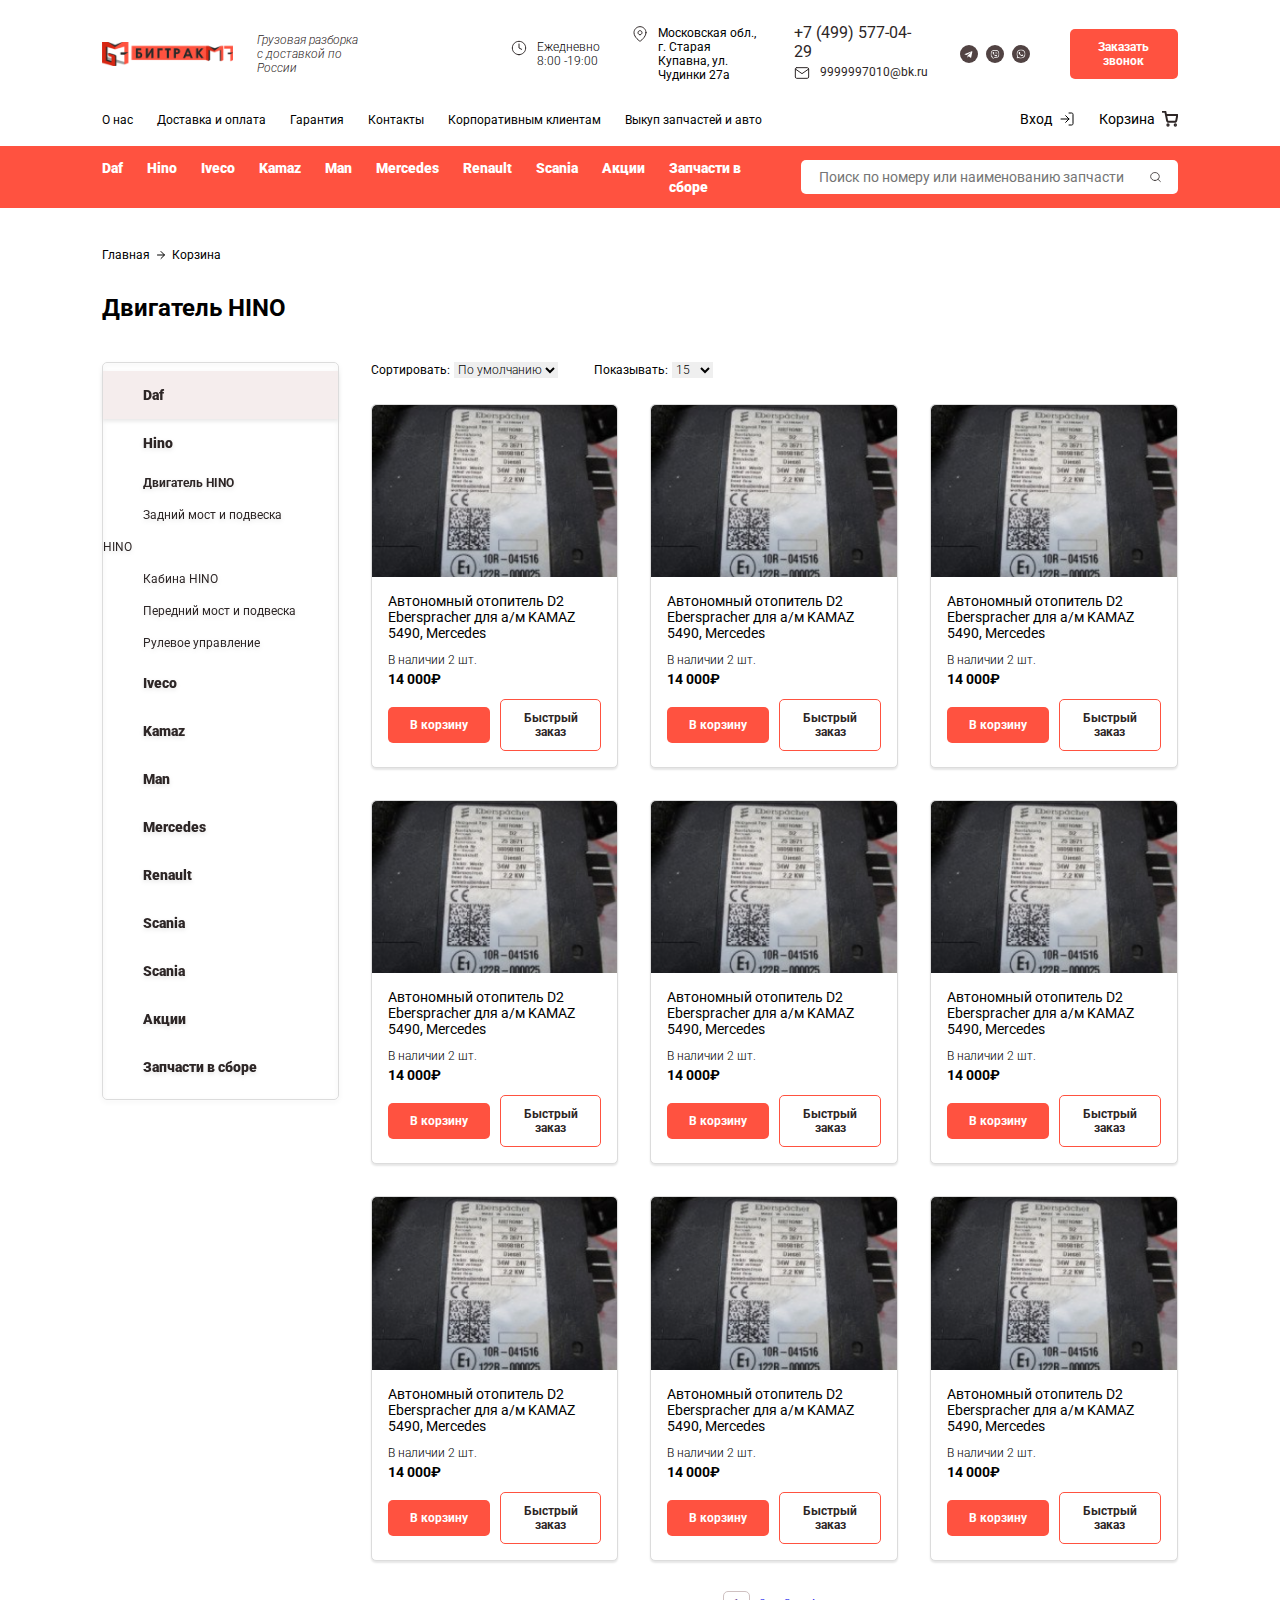
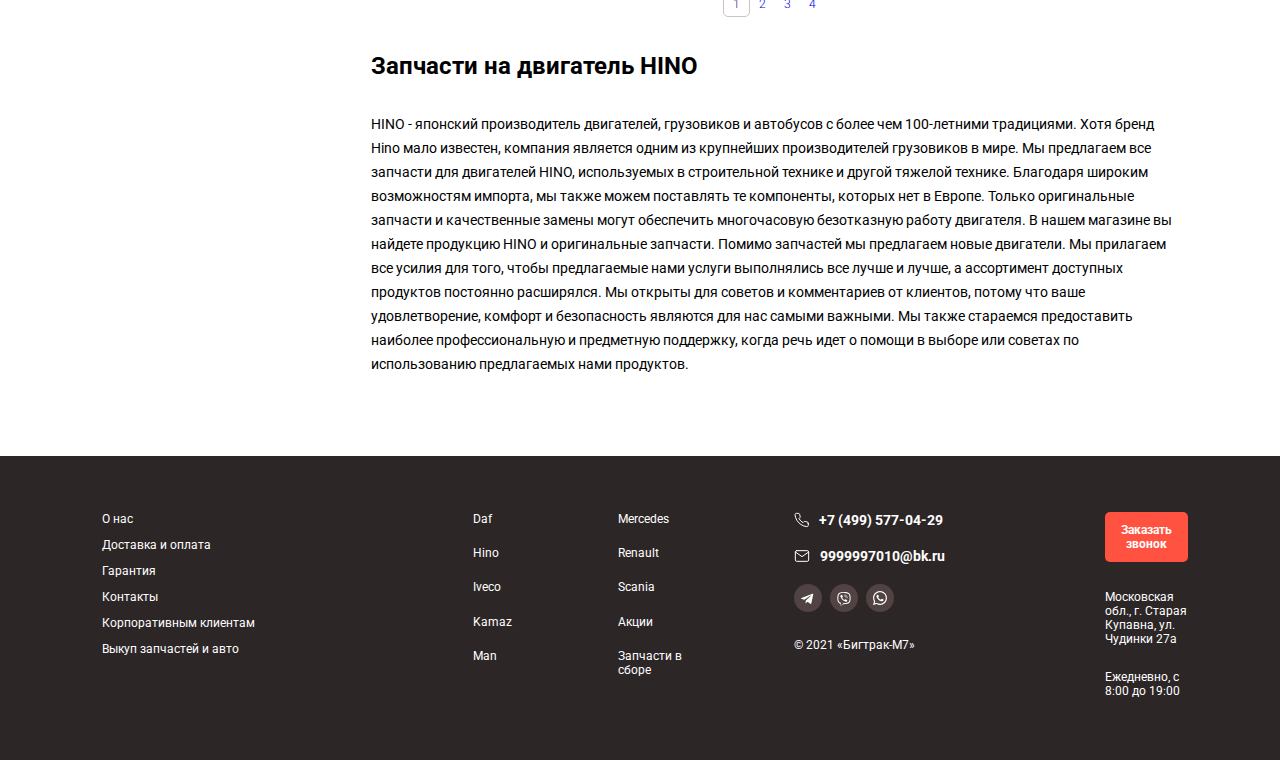
<file: public_html/section.html>
<!doctype html>
<html lang="en">
<head>
    <meta charset="UTF-8">
    <meta name="viewport"
          content="width=device-width, user-scalable=no, initial-scale=1.0, maximum-scale=1.0, minimum-scale=1.0">
    <meta http-equiv="X-UA-Compatible" content="ie=edge">
    <link rel="stylesheet" type="text/css" href="assets/style/main.css">
    <link rel="stylesheet" type="text/css" href="assets/style/slick.css">
    <link href="https://fonts.googleapis.com/css2?family=Roboto:ital,wght@0,100;0,300;0,400;0,500;0,700;0,900;1,100;1,300;1,400;1,500;1,700;1,900&display=swap" rel="stylesheet">
    <title>Разборка</title>
</head>
<body>
<div class="top-info-block container-padding">
    <div class="top-info-block__logo">
        <a href="/" class="logo">
            <img src="assets/img/logo.png" class="img-block">
        </a>
        <div class="text">
            <p>Грузовая разборка <br/> с доставкой по России </p>
        </div>
    </div>
    <div class="top-info-block__contact">
        <div class="text-with-icon info__time">
            <div>
                <img src="assets/img/clock.svg" />
            </div>
            <p>
                Ежедневно <br /> 8:00 -19:00
            </p>
        </div>
        <div class="text-with-icon info__map">
            <div>
                <img src="assets/img/map-pin.svg" />
            </div>
            <p>
                Московская обл., г. Старая<br /> Купавна, ул. Чудинки 27а
            </p>
        </div>
        <div>
            <div class="info__phone">
                <a href="">+7 (499) 577-04-29</a>
            </div>
            <div class="text-with-icon info__mail">
                <div>
                    <img src="assets/img/mail-black.svg" />
                </div>
                <a href="">
                    9999997010@bk.ru
                </a>
            </div>
        </div>
        <div class="info__soc">
            <a href="">
                <img src="assets/img/telegram.svg" class="img-block" />
            </a>
            <a href="">
                <img src="assets/img/viber.svg" class="img-block" />
            </a>
            <a href="">
                <img src="assets/img/whatsapp.svg" class="img-block" />
            </a>
        </div>
    </div>
    <div class="top-info-btn-container">
        <button type="button" class="btn btn__small btn__red">Заказать звонок </button>
    </div>

</div>
<div class="top-menu-block container-padding">
    <ul class="line top-menu">
        <li>
            <a href="">О нас</a>
        </li>
        <li>
            <a href="">Доставка и оплата</a>
        </li>
        <li>
            <a href="">Гарантия</a>
        </li>
        <li>
            <a href="">Контакты</a>
        </li>
        <li>
            <a href="">Корпоративным клиентам</a>
        </li>
        <li>
            <a href="">Выкуп запчастей и авто</a>
        </li>
    </ul>
    <div class="log-basket-block">
        <a href="">
            <span>Вход</span>
            <img src="assets/img/log-in.svg" />
        </a>
        <a href="">
            <span>Корзина</span>
            <img src="assets/img/shopping-cart.svg" />
        </a>
    </div>
</div>

<div class="main-menu-block container-padding">
    <ul class="line main-menu">
        <li>
            <a href="">Daf</a>
        </li>
        <li>
            <a href="">Hino</a>
        </li>
        <li>
            <a href="">Iveco</a>
        </li>
        <li>
            <a href="">Kamaz</a>
        </li>
        <li>
            <a href="">Man</a>
        </li>
        <li>
            <a href="">Mercedes</a>
        </li>
        <li>
            <a href="">Renault</a>
        </li>
        <li>
            <a href="">Scania</a>
        </li>
        <li>
            <a href="">Акции</a>
        </li>
        <li>
            <a href="">Запчасти в сборе</a>
        </li>
    </ul>
    <div class="search-menu-block">
        <form id="search1">
            <input type="text" name="s" required placeholder="Поиск по номеру или наименованию запчасти" />
            <button type="submit" class="based" >
                <img src="assets/img/search.svg" class="img-block">
            </button>
        </form>
    </div>
</div>

<div class="hleb-navigation container-padding">
    <nav>
        <ul class="line">
            <li class="nav-main"><a href="/"> Главная </a></li>
            <li class="nav-section">
                <img src="assets/img/h-arrow-right.svg" />
                <a href="/">Корзина</a>
            </li>
        </ul>
    </nav>
</div>

<div class="section-title container-padding">
    <h1>Двигатель HINO</h1>
</div>

<div class="section-catalog-block container-padding">
    <div class="section-catalog-left">
        <div class="section-catalog-menu">
            <ul class="multi-accordion">
                <li class="lavel-1">
                    <a href="/sdsad" class="active" >Daf</a>
                    <ul>
                        <li class="lavel2">
                            <a href="/" class="active" >Двигатель Daf</a>
                        </li>
                        <li  class="lavel2" >
                            <a href="/">Задний мост и подвеска Daf</a>
                        </li>
                        <li  class="lavel2" >
                            <a href="/">Кабина Daf</a>
                        </li>
                        <li  class="lavel2" >
                            <a href="/">Передний мост и подвеска</a>
                        </li>
                        <li  class="lavel2">
                            <a href="/">Рулевое управление</a>
                        </li>
                    </ul>
                </li>
                <li class="lavel-1 active">
                    <a href="/sdsad" >Hino</a>
                    <ul>
                        <li class="lavel2">
                            <a href="/" class="active" >Двигатель HINO</a>
                        </li>
                        <li  class="lavel2" >
                            <a href="/">Задний мост и подвеска HINO</a>
                        </li>
                        <li  class="lavel2" >
                            <a href="/">Кабина HINO</a>
                        </li>
                        <li  class="lavel2" >
                            <a href="/">Передний мост и подвеска</a>
                        </li>
                        <li  class="lavel2">
                            <a href="/">Рулевое управление</a>
                        </li>
                    </ul>
                </li>
                <li class="lavel-1">
                    <a href="/sdsad" >Iveco</a>
                    <ul>
                        <li class="lavel2">
                            <a href="/" class="active" >Двигатель Iveco</a>
                        </li>
                        <li  class="lavel2" >
                            <a href="/">Задний мост и подвеска Iveco</a>
                        </li>
                        <li  class="lavel2" >
                            <a href="/">Кабина Iveco</a>
                        </li>
                        <li  class="lavel2" >
                            <a href="/">Передний мост и подвеска</a>
                        </li>
                        <li  class="lavel2">
                            <a href="/">Рулевое управление</a>
                        </li>
                    </ul>
                </li>
                <li class="lavel-1">
                    <a href="/sdsad" >Kamaz</a>
                    <ul>
                        <li class="lavel2">
                            <a href="/" class="active" >Двигатель Kamaz</a>
                        </li>
                        <li  class="lavel2" >
                            <a href="/">Задний мост и подвеска Kamaz</a>
                        </li>
                        <li  class="lavel2" >
                            <a href="/">Кабина Kamaz</a>
                        </li>
                        <li  class="lavel2" >
                            <a href="/">Передний мост и подвеска</a>
                        </li>
                        <li  class="lavel2">
                            <a href="/">Рулевое управление</a>
                        </li>
                    </ul>
                </li>
                <li class="lavel-1">
                    <a href="/sdsad" >Man</a>
                    <ul>
                        <li class="lavel2">
                            <a href="/" class="active" >Двигатель Man</a>
                        </li>
                        <li  class="lavel2" >
                            <a href="/">Задний мост и подвеска Man</a>
                        </li>
                        <li  class="lavel2" >
                            <a href="/">Кабина Man</a>
                        </li>
                        <li  class="lavel2" >
                            <a href="/">Передний мост и подвеска</a>
                        </li>
                        <li  class="lavel2">
                            <a href="/">Рулевое управление</a>
                        </li>
                    </ul>
                </li>
                <li class="lavel-1">
                    <a href="/sdsad" >Mercedes</a>
                    <ul>
                        <li class="lavel2">
                            <a href="/" class="active" >Двигатель Mercedes</a>
                        </li>
                        <li  class="lavel2" >
                            <a href="/">Задний мост и подвеска Mercedes</a>
                        </li>
                        <li  class="lavel2" >
                            <a href="/">Кабина Mercedes</a>
                        </li>
                        <li  class="lavel2" >
                            <a href="/">Передний мост и подвеска</a>
                        </li>
                        <li  class="lavel2">
                            <a href="/">Рулевое управление</a>
                        </li>
                    </ul>
                </li>
                <li class="lavel-1">
                    <a href="/sdsad" >Renault </a>
                    <ul>
                        <li class="lavel2">
                            <a href="/" class="active" >Двигатель Renault </a>
                        </li>
                        <li  class="lavel2" >
                            <a href="/">Задний мост и подвеска Renault </a>
                        </li>
                        <li  class="lavel2" >
                            <a href="/">Кабина Renault </a>
                        </li>
                        <li  class="lavel2" >
                            <a href="/">Передний мост и подвеска</a>
                        </li>
                        <li  class="lavel2">
                            <a href="/">Рулевое управление</a>
                        </li>
                    </ul>
                </li>
                <li class="lavel-1">
                    <a href="/sdsad" >Scania </a>
                    <ul>
                        <li class="lavel2">
                            <a href="/" class="active" >Двигатель Scania </a>
                        </li>
                        <li  class="lavel2" >
                            <a href="/">Задний мост и подвеска Scania </a>
                        </li>
                        <li  class="lavel2" >
                            <a href="/">Кабина Scania </a>
                        </li>
                        <li  class="lavel2" >
                            <a href="/">Передний мост и подвеска</a>
                        </li>
                        <li  class="lavel2">
                            <a href="/">Рулевое управление</a>
                        </li>
                    </ul>
                </li>
                <li class="lavel-1">
                    <a href="/sdsad" >Scania </a>
                    <ul>
                        <li class="lavel2">
                            <a href="/" class="active" >Двигатель Scania </a>
                        </li>
                        <li  class="lavel2" >
                            <a href="/">Задний мост и подвеска Scania </a>
                        </li>
                        <li  class="lavel2" >
                            <a href="/">Кабина Scania </a>
                        </li>
                        <li  class="lavel2" >
                            <a href="/">Передний мост и подвеска</a>
                        </li>
                        <li  class="lavel2">
                            <a href="/">Рулевое управление</a>
                        </li>
                    </ul>
                </li>
                <li class="lavel-1">
                    <a href="/">Акции</a>
                </li>
                <li class="lavel-1">
                    <a href="/">Запчасти в сборе</a>
                </li>
            </ul>
        </div>
    </div>
    <div class="section-catalog-right">
        <div class="catalog-sort-container">
            <div class="catalog-sort-item">
                <label>
                    <span>Сортировать:</span>
                    <select>
                        <option>По умолчанию</option>
                        <option>По умолчанию</option>
                        <option>По умолчанию</option>
                    </select>
                </label>
            </div>
            <div class="catalog-sort-item">
                <label>
                    <span>Показывать:</span>
                    <select>
                        <option>15</option>
                        <option>25</option>
                        <option>50</option>
                        <option>100</option>
                    </select>
                </label>
            </div>
        </div>

        <div class="section-catalog-items-container">
            <div class="product-card">
                <div class="img">
                    <img src="assets/img/product1.png" class="img-block" />
                </div>
                <div class="desc">
                    <a class="name">Автономный отопитель D2 Eberspracher для а/м KAMAZ 5490, Mercedes</a>
                    <p class="count">В наличии <span>2 шт.</span></p>
                    <p class="price"><span>14 000</span>₽ </p>
                    <div class="btn-block">
                        <button type="button" class="btn btn__red btn__small btn__basket">
                            В корзину
                        </button>
                        <button type="button" class="btn btn__white btn__small btn__border-red btn__fast-buy">
                            Быстрый заказ
                        </button>
                    </div>
                </div>
            </div>
            <div class="product-card">
                <div class="img">
                    <img src="assets/img/product1.png" class="img-block" />
                </div>
                <div class="desc">
                    <a class="name">Автономный отопитель D2 Eberspracher для а/м KAMAZ 5490, Mercedes</a>
                    <p class="count">В наличии <span>2 шт.</span></p>
                    <p class="price"><span>14 000</span>₽ </p>
                    <div class="btn-block">
                        <button type="button" class="btn btn__red btn__small btn__basket">
                            В корзину
                        </button>
                        <button type="button" class="btn btn__white btn__small btn__border-red btn__fast-buy">
                            Быстрый заказ
                        </button>
                    </div>
                </div>
            </div>
            <div class="product-card">
                <div class="img">
                    <img src="assets/img/product1.png" class="img-block" />
                </div>
                <div class="desc">
                    <a class="name">Автономный отопитель D2 Eberspracher для а/м KAMAZ 5490, Mercedes</a>
                    <p class="count">В наличии <span>2 шт.</span></p>
                    <p class="price"><span>14 000</span>₽ </p>
                    <div class="btn-block">
                        <button type="button" class="btn btn__red btn__small btn__basket">
                            В корзину
                        </button>
                        <button type="button" class="btn btn__white btn__small btn__border-red btn__fast-buy">
                            Быстрый заказ
                        </button>
                    </div>
                </div>
            </div>
            <div class="product-card">
                <div class="img">
                    <img src="assets/img/product1.png" class="img-block" />
                </div>
                <div class="desc">
                    <a class="name">Автономный отопитель D2 Eberspracher для а/м KAMAZ 5490, Mercedes</a>
                    <p class="count">В наличии <span>2 шт.</span></p>
                    <p class="price"><span>14 000</span>₽ </p>
                    <div class="btn-block">
                        <button type="button" class="btn btn__red btn__small btn__basket">
                            В корзину
                        </button>
                        <button type="button" class="btn btn__white btn__small btn__border-red btn__fast-buy">
                            Быстрый заказ
                        </button>
                    </div>
                </div>
            </div>
            <div class="product-card">
                <div class="img">
                    <img src="assets/img/product1.png" class="img-block" />
                </div>
                <div class="desc">
                    <a class="name">Автономный отопитель D2 Eberspracher для а/м KAMAZ 5490, Mercedes</a>
                    <p class="count">В наличии <span>2 шт.</span></p>
                    <p class="price"><span>14 000</span>₽ </p>
                    <div class="btn-block">
                        <button type="button" class="btn btn__red btn__small btn__basket">
                            В корзину
                        </button>
                        <button type="button" class="btn btn__white btn__small btn__border-red btn__fast-buy">
                            Быстрый заказ
                        </button>
                    </div>
                </div>
            </div>
            <div class="product-card">
                <div class="img">
                    <img src="assets/img/product1.png" class="img-block" />
                </div>
                <div class="desc">
                    <a class="name">Автономный отопитель D2 Eberspracher для а/м KAMAZ 5490, Mercedes</a>
                    <p class="count">В наличии <span>2 шт.</span></p>
                    <p class="price"><span>14 000</span>₽ </p>
                    <div class="btn-block">
                        <button type="button" class="btn btn__red btn__small btn__basket">
                            В корзину
                        </button>
                        <button type="button" class="btn btn__white btn__small btn__border-red btn__fast-buy">
                            Быстрый заказ
                        </button>
                    </div>
                </div>
            </div>
            <div class="product-card">
                <div class="img">
                    <img src="assets/img/product1.png" class="img-block" />
                </div>
                <div class="desc">
                    <a class="name">Автономный отопитель D2 Eberspracher для а/м KAMAZ 5490, Mercedes</a>
                    <p class="count">В наличии <span>2 шт.</span></p>
                    <p class="price"><span>14 000</span>₽ </p>
                    <div class="btn-block">
                        <button type="button" class="btn btn__red btn__small btn__basket">
                            В корзину
                        </button>
                        <button type="button" class="btn btn__white btn__small btn__border-red btn__fast-buy">
                            Быстрый заказ
                        </button>
                    </div>
                </div>
            </div>
            <div class="product-card">
                <div class="img">
                    <img src="assets/img/product1.png" class="img-block" />
                </div>
                <div class="desc">
                    <a class="name">Автономный отопитель D2 Eberspracher для а/м KAMAZ 5490, Mercedes</a>
                    <p class="count">В наличии <span>2 шт.</span></p>
                    <p class="price"><span>14 000</span>₽ </p>
                    <div class="btn-block">
                        <button type="button" class="btn btn__red btn__small btn__basket">
                            В корзину
                        </button>
                        <button type="button" class="btn btn__white btn__small btn__border-red btn__fast-buy">
                            Быстрый заказ
                        </button>
                    </div>
                </div>
            </div>
            <div class="product-card">
                <div class="img">
                    <img src="assets/img/product1.png" class="img-block" />
                </div>
                <div class="desc">
                    <a class="name">Автономный отопитель D2 Eberspracher для а/м KAMAZ 5490, Mercedes</a>
                    <p class="count">В наличии <span>2 шт.</span></p>
                    <p class="price"><span>14 000</span>₽ </p>
                    <div class="btn-block">
                        <button type="button" class="btn btn__red btn__small btn__basket">
                            В корзину
                        </button>
                        <button type="button" class="btn btn__white btn__small btn__border-red btn__fast-buy">
                            Быстрый заказ
                        </button>
                    </div>
                </div>
            </div>
        </div>

        <div class="catalog-section-pagination">
            <ul class="line">
                <li class="current">
                    <a href="">1</a>
                </li>
                <li>
                    <a href="/">2</a>
                </li>
                <li>
                    <a href="/">3</a>
                </li>
                <li>
                    <a href="/">4</a>
                </li>
            </ul>
        </div>

        <div class="catalog-section-text">
            <h2>Запчасти на двигатель HINO</h2>
            <p>
                HINO - японский производитель двигателей, грузовиков и автобусов с более чем 100-летними традициями. Хотя бренд Hino мало известен, компания является одним из крупнейших производителей грузовиков в мире.
                Мы предлагаем все запчасти для двигателей HINO, используемых в строительной технике и другой тяжелой технике. Благодаря широким возможностям импорта, мы также можем поставлять те компоненты, которых нет в Европе.
                Только оригинальные запчасти и качественные замены могут обеспечить многочасовую безотказную работу двигателя. В нашем магазине вы найдете продукцию HINO и оригинальные запчасти. Помимо запчастей мы предлагаем новые двигатели.
                Мы прилагаем все усилия для того, чтобы предлагаемые нами услуги выполнялись все лучше и лучше, а ассортимент доступных продуктов постоянно расширялся. Мы открыты для советов и комментариев от клиентов, потому что ваше удовлетворение, комфорт и безопасность являются для нас самыми важными. Мы также стараемся предоставить наиболее профессиональную и предметную поддержку, когда речь идет о помощи в выборе или советах по использованию предлагаемых нами продуктов.
            </p>
        </div>

    </div>
</div>





<footer class="container-padding">
    <div class="footer-menu-container">
        <ul class="footer-menu footer-menu__block">
            <li>
                <a href="">О нас</a>
            </li>
            <li>
                <a href="">Доставка и оплата</a>
            </li>
            <li>
                <a href="">Гарантия</a>
            </li>
            <li>
                <a href="">Контакты</a>
            </li>
            <li>
                <a href="">Корпоративным клиентам</a>
            </li>
            <li>
                <a href="">Выкуп запчастей и авто</a>
            </li>
        </ul>
        <ul class="footer-menu footer-menu__grid">
            <li>
                <a href="">Daf</a>
            </li>
            <li>
                <a href="">Mercedes</a>
            </li>
            <li>
                <a href="">Hino</a>
            </li>
            <li>
                <a href="">Renault</a>
            </li>
            <li>
                <a href="">Iveco</a>
            </li>
            <li>
                <a href="">Scania</a>
            </li>
            <li>
                <a href="">Kamaz</a>
            </li>
            <li>
                <a href="">Акции</a>
            </li>
            <li>
                <a href="">Man</a>
            </li>
            <li>
                <a href="">Запчасти в сборе</a>
            </li>
        </ul>
    </div>
    <div class="footer-info-container">
        <div class="footer-info__column-1">
            <div class="text-with-icon text-with-icon__footer">
                <div>
                    <img src="assets/img/phone.svg" />
                </div>
                <a href="">+7 (499) 577-04-29</a>
            </div>
            <div class="text-with-icon text-with-icon__footer">
                <div>
                    <img src="assets/img/mail-white.svg" />
                </div>
                <a href="">9999997010@bk.ru</a>
            </div>
            <div class="info__soc">
                <a href="">
                    <img src="assets/img/telegram.svg" class="img-block" />
                </a>
                <a href="">
                    <img src="assets/img/viber.svg" class="img-block" />
                </a>
                <a href="">
                    <img src="assets/img/whatsapp.svg" class="img-block" />
                </a>
            </div>
            <div class="footer-copirate">
                <p>© 2021 «‎Бигтрак-М7»</p>
            </div>
        </div>
        <div class="footer-info__column-2">
            <button type="button" class="btn btn__small btn__red">Заказать звонок</button>
            <p class="footer-info__text">Московская обл., г. Старая Купавна, ул. Чудинки 27а</p>
            <p class="footer-info__text">Ежедневно, с 8:00 до 19:00</p>
        </div>
    </div>
</footer>



<script src="assets/js/jquery.js"></script>
<script src="assets/js/slick.min.js"></script>

<script>
    $(document).on('click', '.multi-accordion li > a', function (event) {
        var $this = $(this), $next = $this.next();

        if ($next.length) {
            $next.slideToggle().parent().siblings().children('ul').filter(':visible').slideToggle();
            event.preventDefault();
        }
    });
</script>

</body>
</html>
</file>
<file: public_html/assets/style/main.css>
* {
    font-family: Roboto, sans-serif;
    margin: 0px;
}

body {
    position: relative;
}

ul.line {
    margin: 0px;
    list-style: none;
    padding-left: 0px;
    display: flex;
}

a {
    text-decoration: none;
}

input {
    outline: none;
}

a:hover {
    text-decoration: underline;
}

button.based {
    border: none;
    background: none;
    cursor: pointer;
}

.container-padding {
    padding-left: 8%;
    padding-right: 8%;
}
.text-with-icon {
    display: flex;
}
.text-with-icon p {
    margin-left: 10px;
    font-size: 12px;
}
.text-with-icon a {
    margin-left: 10px;
    font-size: 12px;
}
.info__time p {
  font-weight: 300;
}

.img-block {
    width: 100%;
    height: 100%;
    display: block;
}

.btn {
    border-radius: 5px;
    padding-top: 11px;
    padding-bottom: 11px;
    border:none;
    cursor: pointer;
}

.btn__small {
    font-size: 12px;
    line-height: 14px;
    font-weight: bold;
}
.btn__big {
    font-size: 16px;
    line-height: 19px;
    font-weight: bold;
}

.btn__border-red {
    border: 1px solid #FF5240;
}

.btn__red {
    background: #FF5240;
    color: white;
}

.btn__white {
    background: white;
    color: #2D2626;
}

.top-info-block {
    background: white;
    padding-top: 23px;
    display: grid;
    grid-template-columns: 25% 65% 10%;
    align-items: center;
    margin-bottom: 24px;
}
.top-info-block__logo {
    display: flex;
    align-items: center;
}
.top-info-block__logo .text p {
    font-style: italic;
    font-weight: 300;
    font-size: 12px;
    line-height: 14px;
    color: #2D2626;
}
.top-info-block__logo .text {
    margin-left: 24px;
}
.top-info-block__contact {
    display: flex;
    align-items: center;
    margin-left: 20%;
}
.top-info-block__contact > div {
   margin-right: 32px;
}
.info__soc {
    display: flex;
    align-items: center;
}
.info__soc a {
    display: block;
    margin-right: 8px;
}
.info__soc img {
    transition: all 0.35s ease-in-out;
}
.info__soc img:hover {
    transform: translate(0px, -5px);
}
.top-info-block__contact a {
    color: #2D2626;
    text-decoration: none;
}
.top-info-block__contact a:hover {
    text-decoration: underline;
}
.info__phone {
    margin-bottom: 4px;
}
.top-info-btn-container button {
    padding-left: 16px;
    padding-right: 16px;
    margin-left: auto;
    display: block;
}
.top-menu-block {
    background: white;
    display: grid;
    grid-template-columns: 70% 30%;
    margin-bottom: 18px;
}
.top-menu a {
    font-size: 12px;
    line-height: 14px;
    color: #000000;
    font-weight: normal;
}
.top-menu li {
    margin-right: 24px;
}
.log-basket-block {
    width: auto;
    margin-left: auto;
    display: grid;
    grid-template-columns: 1fr 1fr;
}
.log-basket-block a {
    display: flex;
    align-items: center;
}
.log-basket-block a span {
    font-weight: normal;
    font-size: 14px;
    line-height: 16px;
    color: #000000;
    margin-right: 7px;
}
.main-menu-block {
    background: #FF5240;
    display: grid;
    grid-template-columns: 65% 35%;
    align-items: center;
    padding-top: 12px;
    padding-bottom: 12px;
}
.main-menu a {
    font-weight: 900;
    font-size: 14px;
    line-height: 16px;
    color: #FFFFFF;
}
.main-menu li {
    margin-right: 24px;
}
.search-menu-block form {
    display: grid;
    grid-template-columns: 93% 7%;
    align-items: center;
    background: #FFFFFF;
    border-radius: 5px;
    padding: 8px 10px 8px 16px;
}
.search-menu-block form input {
    border: none;
    background: white;
    font-weight: normal;
    font-size: 14px;
    line-height: 16px;
    color: #2D2626;
}
.top-slider {
    height: 450px;
    margin-bottom: 56px;
}
.top-slider .slick-dots {
    position: absolute;
    z-index: 5;
    right: 3%;
    top: 50%;
    list-style: none;
    padding-left:0px;
}
.top-slider .slick-dots .slick-active button {
    width: 30px;
    outline: none;
}
.top-slider .slick-dots li button {
    font-size: 0px;
    border: none;
    background: white;
    border-radius: 1px;
    height: 2px;
    width: 15px;
    cursor: pointer;
}
.top-slider__item {
    height: 450px!important;
    background-size: cover;
    background-position: center;
}
.top-slider .slick-dots li {
    margin-bottom: 6px;
    display: flex;
    justify-content: flex-end;
    cursor: pointer;
}
.top-slider__item .text {
    display: grid;
    align-items: center;
    height: 100%;
}
.top-slider__item .text > div {
    height: 45%;
    display: grid;
    align-items: center;
}
.top-slider__item .text h1 {
    font-weight: bold;
    font-size: 36px;
    line-height: 42px;
    color: #FFFFFF;
}
.top-slider__item a.btn {
    width: 225px;
    text-align: center;
}
.tizer-onmain {
    display: flex;
    justify-content: space-around;
}
.tizer-onmain__item p {
    font-size: 14px;
    line-height: 16px;
    text-align: center;
    color: #000000;
    margin-top: 8px;
}
.tizer-onmain__item img {
    display: block;
    margin-left: auto;
    margin-right: auto;
}

.section {
    margin-bottom: 56px;
}
.section h2 {
    font-weight: bold;
    font-size: 24px;
    line-height: 28px;
    color: #000000;
    margin-bottom: 32px;
}
.catalog-search {
    padding: 14px 16px;
    display: grid;
    grid-template-columns: 97% 3%;
    border: 1px solid #403A3A;
    box-sizing: border-box;
    border-radius: 5px;
    margin-bottom: 32px;
}
.catalog-search input {
    background: white;
    border:none;
    font-size: 16px;
    line-height: 19px;
    color: #2D2626;
}
.catalog-section__item {
    height: 210px;
    width: 100%;
    display: grid;
    align-items: center;
    justify-content: center;
    background-repeat: no-repeat;
    background-position: center;
    background-size: cover;

}
.catalog-section__row-v-1 {
    display: grid;
    grid-template-columns: 20% 45% 30%;
    gap: 32px;
    margin-bottom: 32px;
}
.catalog-section__row-v-2 {
    display: grid;
    grid-template-columns: 45% 30% 20%;
    gap: 32px;
    margin-bottom: 32px;
}
.catalog-section__row-v-3 {
    display: grid;
    grid-template-columns: 30% 20% 45%;
    gap: 32px;
    margin-bottom: 32px;
}
.catalog-section__item {
    font-weight: 900;
    font-size: 24px;
    line-height: 28px;
    text-align: center;
    text-transform: uppercase;

    color: #FFFFFF;
}
.tizer-step {
    display: grid;
    grid-template-columns: 1fr 1fr 1fr 1fr;
    gap: 32px;
    align-items: center;
    margin-bottom: 40px;
}
.tizer-step__item {
    display: grid;
    grid-template-columns: 17% 83%;
    align-items: center;
}
.tizer-step__item .num {
    font-weight: 900;
    font-size: 14px;
    line-height: 16px;
    text-align: center;
    color: #000000;
    padding: 14px 18px;
    border: 2px solid #FF5240;
    box-sizing: border-box;
    border-radius: 100%;
    display: grid;
    align-items: center;
    width: 48px;
    height: 48px;
}
.tizer-step__item p {
    margin-left: 16px;
    font-size: 14px;
    line-height: 16px;
    color: #000000;
}
.tizer-step__container .btn {
    padding-left: 24px;
    padding-right: 24px;
}

.consult-block {
    display: grid;
    grid-template-columns: 40% 60%;
}
.consult-block__form {
    background: #FF5240;
    padding: 56px 100px 56px 130px;
}
.consult-block__form h4 {
    font-weight: bold;
    font-size: 24px;
    line-height: 28px;
    color: #FFFFFF;
    margin-bottom: 32px;
}
.consult-form label {
    margin-bottom: 24px;
    display: block;
}
.consult-form span {
    font-weight: bold;
    font-size: 14px;
    line-height: 16px;
    color: #FFFFFF;
    margin-bottom: 8px;
    display: block;
}
.consult-form input {
    border: 2px solid #FFFFFF;
    box-sizing: border-box;
    border-radius: 5px;
    width: 100%;
    padding: 12px;
    background: #FF5240;
    font-weight: normal;
    font-size: 14px;
    line-height: 16px;
    color: #FFFFFF;
}
.consult-form input.mess {
    height: 75px;
}
.consult-form button {
    padding-left: 53px;
    padding-right: 53px;
    transition: all 0.35s ease-in-out;
}
.consult-form button:hover {
    transform: translate(0px, -5px);
}
.managers-list {
    display: grid;
    grid-template-columns: 1fr 1fr 1fr 1fr;
    align-items: center;
    gap: 80px;
}
.manager-item {
    display: flex;
}
.manager-item .text {
    margin-left: 16px;
}
.manager-item .name {
    font-weight: bold;
    font-size: 14px;
    line-height: 16px;
    color: #000000;
    margin-bottom: 4px;
}
.manager-item .desc {
    font-weight: 300;
    font-size: 14px;
    line-height: 16px;
    color: #000000;
    margin-bottom: 24px;
}
.manager-item button {
    padding-left: 24px;
    padding-right: 24px;
    transition: all 0.35s ease-in-out;
}
.manager-item button:hover {
    transform: translate(0px, -5px);
}
.slider-product {
    position: relative;
}
.slider-product .product-card {
    grid-template-rows: 45% 55%;
    margin-right: 32px;
    margin-bottom: 10px;
}
.product-card {
    background: #FFFFFF;
    border: 1px solid #DCDCDC;
    box-sizing: border-box;
    box-shadow: 0px 2px 2px rgba(0, 0, 0, 0.1);
    border-radius: 5px;
    display: grid;
}
.product-card .img img {
    border-top-left-radius: 5px;
    border-top-right-radius: 5px;
}
.product-card .desc {
    padding: 16px;
}
.product-card .name {
    font-size: 14px;
    line-height: 16px;
    color: #000000;
    margin-bottom: 12px;
    display: block;
    cursor: pointer;
}
.product-card .count {
    font-weight: 300;
    font-size: 12px;
    line-height: 14px;
    color: #000000;
    margin-bottom: 4px;
}
.product-card .price {
    font-weight: bold;
    font-size: 14px;
    line-height: 16px;
    color: #000000;
    margin-bottom: 12px;
}
.product-card .btn-block {
    display: grid;
    grid-template-columns: 1fr 1fr;
    align-items: center;
}
.product-card .btn-block button:first-child {
    margin-right: 5px;
}
.product-card .btn-block button:last-child {
    margin-left: 5px;
}

.slider-product .slick-arrow {
    background-color: white;
    top: -35px;
}

.slick-arrow {
    font-size: 0px;
    border: none;
    outline: none;
    width: 24px;
    height: 24px;
    cursor: pointer;
    position: absolute;
}
.slick-prev {
    background-image: url("../img/arrow-left.svg");
    right: 70px;
}
.slick-next {
    background-image: url("../img/arrow-right.svg");
    right: 30px;
}
.slider-product__container {
    position: relative;
}
.btn__next-catalog {
    position: absolute;
    right: 240px;
    top: 31px;
    font-size: 12px;
    line-height: 14px;
    color: #1C1A1A;
    display: flex;
}
.btn__next-catalog span {
    margin-right: 4px;
}
.text-block {
    margin-bottom: 16px;
}
.text-block p {
    margin-bottom: 16px;
    font-weight: normal;
    font-size: 14px;
    line-height: 24px;
    color: #000000;
}
.text-block h4 {
    font-weight: bold;
    font-size: 16px;
    line-height: 19px;
    color: #000000;
    margin-bottom: 24px;
}

footer {
    background: #2D2626;
    padding-top: 56px;
    padding-bottom: 62px;
    display: grid;
    grid-template-columns: 55% 45%;
    color: #FFFFFF;
}
ul.footer-menu {
    padding-left: 0px;
    list-style: none;
    margin: 0px;
}
.footer-menu a {
    font-weight: normal;
    font-size: 12px;
    line-height: 14px;
    color: #FFFFFF;
}
.footer-menu__block a {
    margin-bottom: 12px;
    display: block;
}
.footer-menu__grid a {
    margin-bottom: 16px;
    display: block;
}
.footer-menu__grid {
    display: grid;
    grid-template-columns: 1fr 1fr;
    gap: 0px 70px;
}
.footer-menu-container {
    display: grid;
    grid-template-columns: 1fr 1fr;
    gap: 150px;
}
.text-with-icon__footer {
    margin-bottom: 16px;
}
.text-with-icon__footer a {
    font-weight: bold;
    font-size: 14px;
    line-height: 16px;
    color: white;
}
.footer-info__column-1 {
    margin-left: 100px;
}
.footer-copirate {
    font-size: 12px;
    line-height: 14px;
    color: #FFFFFF;
    margin-top: 26px;
}
.footer-info__text {
    font-style: normal;
    font-weight: normal;
    font-size: 12px;
    line-height: 14px;
    margin-top: 24px;
    color: #FFFFFF;
}
.footer-info__column-2 button {
    padding-left: 16px;
    padding-right: 16px;
    margin-bottom: 4px;
}
.footer-info-container {
    display: grid;
    grid-template-columns: 1fr 1fr;
    gap: 160px;
}
.hleb-navigation {
    margin-top: 40px;
}
.hleb-navigation a {
    font-size: 12px;
    line-height: 14px;
    color: #000000;
}
.hleb-navigation img {
    margin-left: 5px;
    margin-right: 5px;
}
.hleb-navigation li {
    display: flex;
    align-items: center;
}
.section-title {
    margin-top: 32px;
}
.section-title h1 {
    font-weight: bold;
    font-size: 24px;
    line-height: 28px;
    color: #000000;
}
.section-catalog-menu {
    filter: drop-shadow(0px 2px 2px rgba(0, 0, 0, 0.1));
    border-radius: 5px;
    border: 1px solid #DCDCDC;
    padding: 8px 0px;
}
.section-catalog-block {
    margin-top: 40px;
    display: grid;
    grid-template-columns: 22% 78%;
    margin-bottom: 80px;
}
.section-catalog-menu ul {
    list-style: none;
    padding-left: 0px;
    margin: 0px;
}
.section-catalog-menu ul li {
    align-items: center;
    justify-content: center;
    background-color: transparent;
    width: 100%;
    animation-name: fadein;
    animation-duration: 1s;
    animation-fill-mode: forwards;
}
.multi-accordion > li > ul {
    display: none;
}
.multi-accordion .lavel-1 > a {
    font-weight: 900;
    font-size: 14px;
    line-height: 16px;
    color: #2D2626;
    padding: 16px 10px 16px 40px;
    display: block;
    text-decoration: none;
}
.multi-accordion .lavel-1 > a:hover {
    background: #F5EDED;
}
.multi-accordion .lavel-1 > a.active {
    background: #F5EDED;
}
.multi-accordion .lavel2 > a {
    font-size: 12px;
    line-height: 32px;
    color: #2D2626;
    padding: 12px 40px 12px 40px;
}
.multi-accordion .lavel2 > a:hover {
    font-weight: bold;
}
.multi-accordion .lavel2 > a.active {
    font-weight: bold;
}
.multi-accordion .lavel-1.active > ul {
    display: block;
}
.section-catalog-right {
    padding-left: 32px;
}
.catalog-sort-container {
    display: flex;
    align-items: center;
    margin-bottom: 26px;
}
.catalog-sort-item {
    margin-right: 36px;
}
.catalog-sort-item span {
    display: block;
    font-weight: normal;
    font-size: 12px;
    line-height: 14px;
    color: #000000;
}
.catalog-sort-item label {
    display: flex;
    align-items: center;
}
.catalog-sort-item label span {
    margin-right: 4px;
}
.catalog-sort-item select {
    font-weight: 300;
    font-size: 12px;
    line-height: 14px;
    color: #000000;
    border: none;
    outline: none;
}
.section-catalog-items-container {
    display: grid;
    grid-template-columns: 1fr 1fr 1fr;
    gap: 32px;
}
.catalog-section-pagination {
    margin-top: 32px;
    margin-bottom: 40px;
}
.catalog-section-pagination ul a {
    font-weight: 300;
    font-size: 12px;
    line-height: 14px;
    text-align: center;
    padding: 5px 9px;
    text-decoration: none;
}
.catalog-section-pagination ul li.current a {
    border: 1px solid #CFC1C1;
    box-sizing: border-box;
    border-radius: 5px;
}
.catalog-section-pagination ul {
    display: flex;
    justify-content: center;
}
.catalog-section-text {
    margin-top: 40px;
}
.catalog-section-text h2 {
    font-weight: bold;
    font-size: 24px;
    line-height: 28px;
    color: #000000;
    margin-bottom: 32px;
}
.catalog-section-text p {
    font-weight: normal;
    font-size: 14px;
    line-height: 24px;
    color: #000000;
}
.catalog-item-container {
    display: grid;
    grid-template-columns: 60% 37%;
    gap: 32px;
}
.catalog-item-info-item {
    border: 1px solid #CFC1C1;
    box-sizing: border-box;
    border-radius: 5px;
    padding: 24px 40px 30px 32px;
}
.catalog-item-info-item h3 {
    font-weight: 500;
    font-size: 14px;
    line-height: 24px;
    color: #000000;
    margin-bottom: 12px;
}
.catalog-item-info-item .content-list {
    margin-bottom: 12px;
    font-weight: 300;
    font-size: 12px;
    line-height: 18px;
    color: #000000;
    display: flex;
}
.catalog-item-info-item .content-list span {
    display: block;
    margin-right: 6px;
}
.catalog-item-info-item {
    margin-bottom: 20px;
}
.catalog-item-content .main-slider img {
    width: 100%;
    display: block;
    border-radius: 5px;
}
.catalog-item-content .main-slider {
    margin-bottom: 16px;
}
.catalog-item-content .main-slider .slick-arrow {
    background-color: transparent;
    z-index: 5;
    bottom: 10px;
}
.catalog-item-content .nav-slider img  {
    width: 90%;
    margin-right: 16px;
    border-radius: 5px;
}
.catalog-item-slider-container {
    margin-bottom: 32px;
}

.catalog-item-actions-container {
    display: grid;
    grid-template-columns: 40% 60%;
    align-items: center;
    margin-bottom: 32px;
}
.catalog-item-actions-container .price {
    font-weight: bold;
    font-size: 18px;
    line-height: 21px;
    color: #000000;
}
.catalog-item-actions-container .count {
    font-weight: 300;
    font-size: 12px;
    line-height: 14px;
    color: #000000;
}
.catalog-item-actions {
    display: flex;
    margin-left: auto;
}
.catalog-item-actions button {
    width: 115px;
    text-align: center;
    transition: all 0.35s ease-in-out;
}
.catalog-item-actions button:last-child {
    margin-left: 10px;
}
.catalog-item-actions button:hover {
    transform: translate(0px, -5px);
}
.catalog-item-desc-item {
    margin-bottom: 32px;
}
.catalog-item-desc-item .label {
    font-weight: 500;
    font-size: 14px;
    line-height: 24px;
    color: #000000;
    margin-bottom: 8px;
}
.catalog-item-desc-item .text {
    font-weight: normal;
    font-size: 14px;
    line-height: 24px;
    color: #000000;
}
.property {
    list-style: none;
    padding-left: 0px;
    margin: 0px;
}
.property li {
    padding-bottom: 8px;
    padding-top: 8px;
    border-bottom: 1px solid #C4C4C4;
    display: grid;
    grid-template-columns: 1fr 1fr;
    align-items: center;
}
.property li span {
    font-size: 14px;
    line-height: 24px;
    color: #000000;
}
.property li span.value {
    justify-content: end;
    display: grid;
}
.section-catalog-slider-bottom h2 {
    font-weight: bold;
    font-size: 24px;
    line-height: 28px;
    color: #000000;
    margin-bottom: 32px;
}
.section-catalog-slider-bottom {
    position: relative;
    margin-bottom: 80px;
}
</file>
